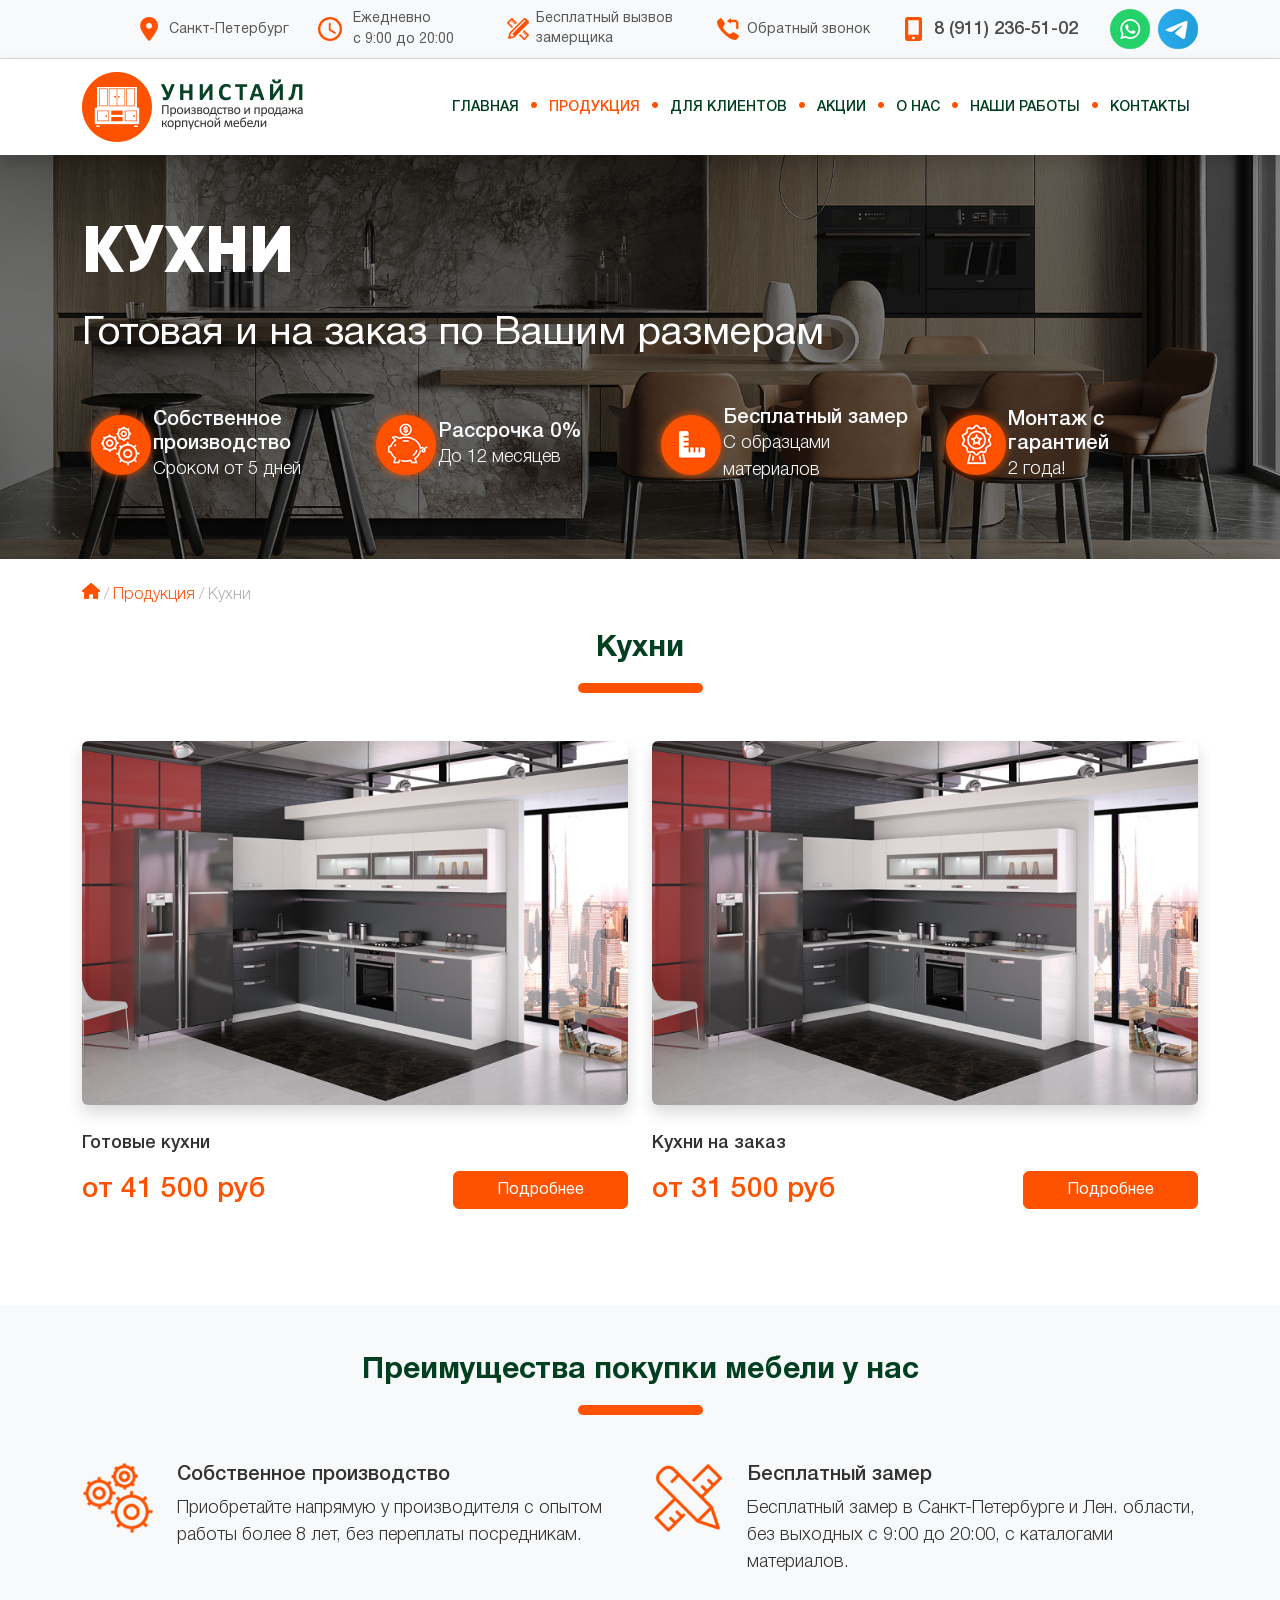
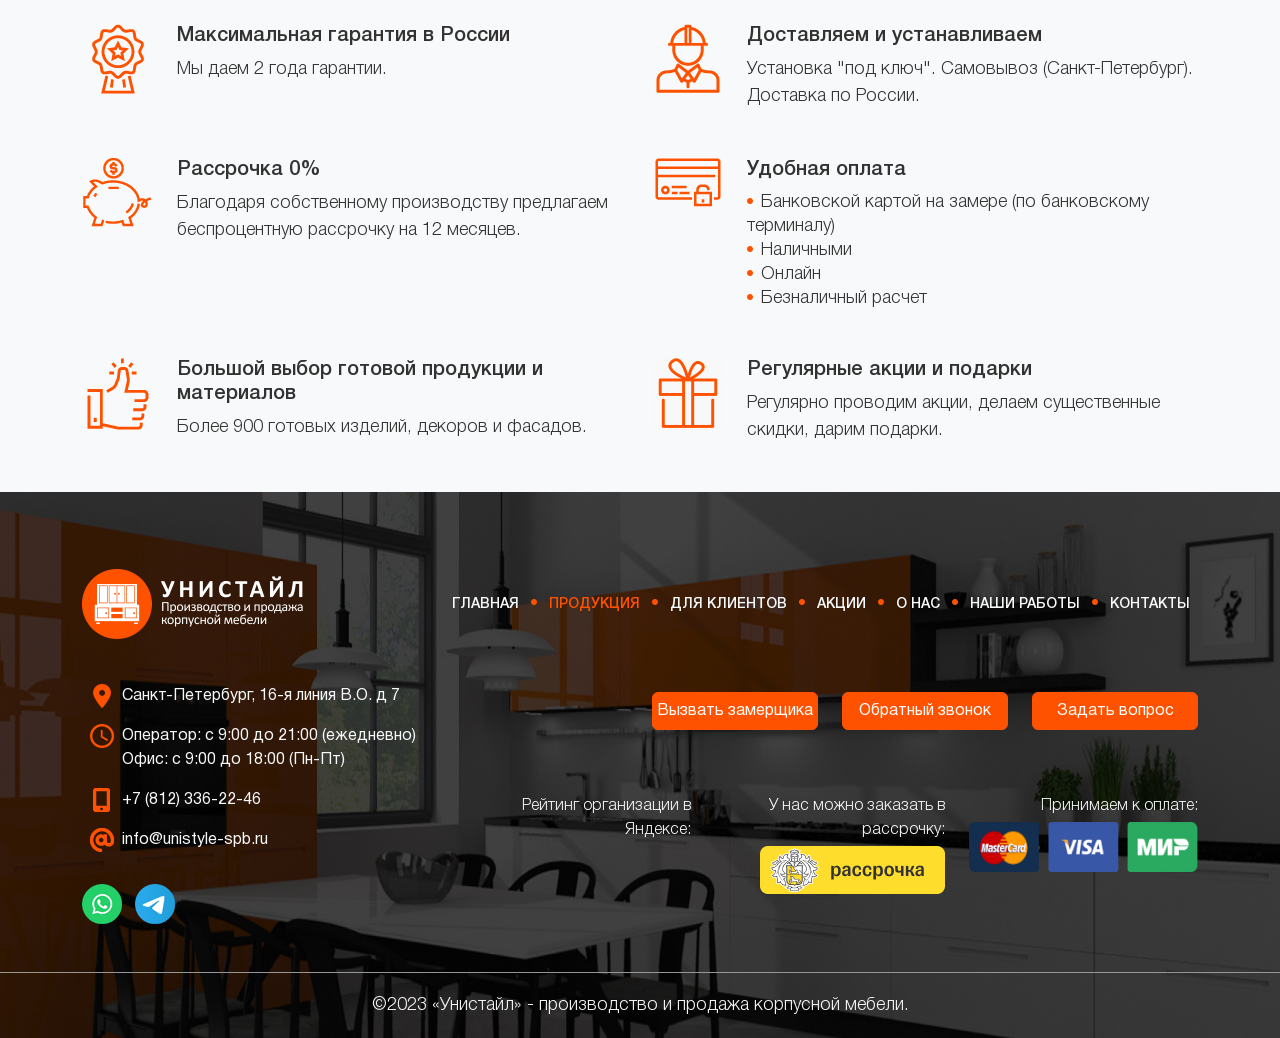
<file: index.html>
<!doctype html>
<html lang="ru">
	<head>
		<!-- Required meta tags -->
		<meta charset="utf-8">
		<meta name="viewport" content="width=device-width, initial-scale=1">

		<!-- Bootstrap CSS -->
		<link href="https://cdn.jsdelivr.net/npm/bootstrap@5.1.3/dist/css/bootstrap.min.css" rel="stylesheet" integrity="sha384-1BmE4kWBq78iYhFldvKuhfTAU6auU8tT94WrHftjDbrCEXSU1oBoqyl2QvZ6jIW3" crossorigin="anonymous">
		
		<!-- Style CSS -->
		<link href="css/theme.css" rel="stylesheet">

		<title>Каталог кухонь «Унистайл»</title>
	</head>
	<body>
		
		
		<nav class="navbar navbar-expand-xl navbar-light bg-light d-none d-lg-block py-0" style="border-bottom: 1px solid #d7d7d7">
			<div class="container">
				<div class="collapse navbar-collapse" id="navbarSupportedContent1">
					<ul class="navbar-nav ms-auto mb-2 mb-lg-0 align-items-center">
						<li class="nav-item me-3">
							<a class="nav-link"><img src="img/ico/location.png" class="me-2">Санкт-Петербург</a>
						</li>
						<li class="nav-item me-3">
							<div class="row align-items-center">
								<div class="col-2">
									<img src="img/ico/clock-ico.png" style="position: relative; right: -5px;">
								</div>
								<div class="col-10">
									<span class="nav-link">Ежедневно<br>с 9:00 до 20:00</span>
								</div>
							</div>
						</li>
						<li class="nav-item me-3">
							<a class="nav-link" href="" data-bs-toggle="modal" data-bs-target="#measurerModal">
								<div class="row align-items-center">
									<div class="col-2">
										<img src="img/ico/vyzov-na-zamer-ico.png" style="position: relative; left: 5px;">
									</div>
									<div class="col-10" id="vyzov-na-zamer-top-menu-line-height">
										<span >Бесплатный вызвов<br>замерщика</span>
									</div>
								</div>
							</a>
						</li>
						<li class="nav-item me-3">
							<a class="nav-link" href="" data-bs-toggle="modal" data-bs-target="#callbackModal"><img src="img/ico/callback-ico.png" class="me-2">Обратный звонок</a>
						</li>
						<li class="nav-item me-3">
							<a id="top-menu-tel" class="nav-link" href="#"><img src="img/ico/mobail-phone-ico.png" class="me-2">8 (911) 236-51-02</a>
						</li>
						<li class="nav-item">
							<a class="nav-link ico-button pe-0" href="#"><img src="img/ico/whatsapp-ico.png"></a>
						</li>
						<li class="nav-item">
							<a class="nav-link ico-button pe-0" href="#"><img src="img/ico/telegram-ico.png"></a>
						</li>
						<!--li class="nav-item">
							<a class="nav-link ico-button pe-0" href="#"><img src="img/ico/inst-ico.png"></a>
						</>
						<li class="nav-item">
							<a class="nav-link ico-button" href="#"><img src="img/ico/vk-ico.png"></a>
						</li-->
					</ul>
				</div>
			</div>
		</nav>
		<nav id="top-menu-2" class="navbar navbar-expand-xl navbar-light bg-white shadow py-2">
			<div class="container">
				<a class="navbar-brand" href="#"><img src="img/ico/logo.png"></a>
				<button class="navbar-toggler" type="button" data-bs-toggle="collapse" data-bs-target="#navbarSupportedContent2" aria-controls="navbarSupportedContent2" aria-expanded="false" aria-label="Toggle navigation">
					<span class="navbar-toggler-icon"></span>
				</button>
				<div class="collapse navbar-collapse" id="navbarSupportedContent2">
					<ul class="navbar-nav ms-auto mb-2 mb-lg-0">
						<li class="nav-item">
							<a class="nav-link" href="index.html">Главная</a>
						</li>
						<li class="nav-item d-none d-xl-inline">
							<span class="nav-link px-1"><img src="img/ico/menu-point.png"></span>
						</li>
						<li class="nav-item">
							<a class="nav-link active" aria-current="page" href="archive-product-cat.html">Продукция</a>
						</li>
						<li class="nav-item d-none d-xl-inline">
							<span class="nav-link px-1"><img src="img/ico/menu-point.png"></span>
						</li>
						<li class="nav-item">
							<a class="nav-link" href="for-clients.html">Для клиентов</a>
						</li>
						<li class="nav-item d-none d-xl-inline">
							<span class="nav-link px-1"><img src="img/ico/menu-point.png"></span>
						</li>
						<li class="nav-item">
							<a class="nav-link" href="actions.html">Акции</a>
						</li>
						<li class="nav-item d-none d-xl-inline">
							<span class="nav-link px-1"><img src="img/ico/menu-point.png"></span>
						</li>
						<li class="nav-item">
							<a class="nav-link" href="about-us.html">О нас</a>
						</li>
						<li class="nav-item d-none d-xl-inline">
							<span class="nav-link px-1"><img src="img/ico/menu-point.png"></span>
						</li>
						<li class="nav-item">
							<a class="nav-link" href="portfolio.html">Наши работы</a>
						</li>
						<li class="nav-item d-none d-xl-inline">
							<span class="nav-link px-1"><img src="img/ico/menu-point.png"></span>
						</li>
						<li class="nav-item">
							<a class="nav-link" href="#contacts-scroll-point">Контакты</a>
						</li>
						<!-- Mobile menu -->
						<li class="nav-item d-xl-none">
							<a class="nav-link active" href="#">Бесплатный возов замерщика</a>
						</li>
						<li class="nav-item d-xl-none mb-2">
							<a id="top-menu-tel" class="nav-link" href="#">8 (911) 236-51-02</a>
						</li>
						<li class="nav-item d-xl-none">
							<a class="ico-button pe-2" href="#"><img src="img/ico/whatsapp-ico.png"></a>
							<a class="ico-button pe-2" href="#"><img src="img/ico/telegram-ico.png"></a>
							<!--a class="ico-button pe-2" href="#"><img src="img/ico/inst-ico.png"></a>
							<a class="ico-button" href="#"><img src="img/ico/vk-ico.png"></a-->
						</li>
						<!-- End mobile menu -->
					</ul>
				</div>
			</div>
		</nav>
		
		
		<!-- Header -->
		<header id="header-catalogy">
			<div class="container">
				<div class="row align-items-center text-start" style="min-height: 410px;">
					<div class="col py-5">
						<h1 class="mb-3">Кухни</h1>
						<h2 class="mb-4 mb-md-5 header-sub-title">Готовая и на заказ по Вашим размерам</h2>
						<!--p class="home-description mb-0">Собственное производство в Санкт-Петербурге жалюзи и рулонных штор, готовых и на заказ от 540 руб./м2. Оформляем окна любого размера и конфигурации. Бесплатный выезд замерщика с образцами. Срок изготовления и доставки от 2 до 5 дней. Гарантия 2 года. Европейская фурнитура.</p-->
						<!--button type="button" class="btn btn-lg btn-orange mt-4">Вызвать замерщика</button-->
						<!-- Home advantages -->
						<div class="row pb-2">
							<div class="col-md-6 col-lg-3 mb-2 mb-md-0">
								<div class="row align-items-center">
									<div class="col-2 col-md-3">
										<img src="img/ico/arounded-advantage-3.png">
									</div>
									<div class="col-10 col-md-9">
										<h3 class="text-light mb-0">Собственное производство</h3>
										<p class="text-light mb-0">Сроком от 5 дней</p>
									</div>
								</div>
							</div>
							<div class="col-md-6 col-lg-3 mb-2 mb-md-0">
								<div class="row align-items-center">
									<div class="col-2 col-md-3">
										<img src="img/ico/arounded-advantage-2.png">
									</div>
									<div class="col-10 col-md-9">
										<h3 class="text-light mb-0">Рассрочка 0%</h3>
										<p class="text-light mb-0">До 12 месяцев</p>
									</div>
								</div>
							</div>
							<div class="col-md-6 col-lg-3 mb-2 mb-md-0">
								<div class="row align-items-center">
									<div class="col-2 col-md-3">
										<img src="img/ico/arounded-advantage-1.png">
									</div>
									<div class="col-10 col-md-9">
										<h3 class="text-light mb-0">Бесплатный замер</h3>
										<p class="text-light mb-0">С образцами материалов</p>
									</div>
								</div>
							</div>
							<div class="col-md-6 col-lg-3 mb-md-0">
								<div class="row align-items-center">
									<div class="col-2 col-md-3">
										<img src="img/ico/arounded-advantage-4.png">
									</div>
									<div class="col-10 col-md-9">
										<h3 class="text-light mb-0">Монтаж с гарантией</h3>
										<p class="text-light mb-0">2 года!</p>
									</div>
								</div>
							</div>
						</div>
						<!-- /Home advantages -->
					</div>
				</div>
			</div>
		</header>
		<!-- /Header -->
		
		
		<!-- Archive product cat -->
		<section class="pb-5">
			<div class="container">
				<div class="row">
					<div class="col">
						<div class="breadcrumbs py-4">
							<a href="index.html"><img src="img/ico/home-breadcrumbs.png"></a> / <a href="archive-product-cat.html" style="text-decoration: none;">Продукция</a> / Кухни
						</div>
					</div>
				</div>
				<div class="row">
					<div class="col">
						<h2 class="text-center mb-3">Кухни</h2>
						<div class="title-line mb-5"></div>
						<div class="row">
							<div class="col-md-6 mb-5 project-entry">
								<a href="archive-product.html">
									<div class="figure rounded shadow">
										<img src="img/kitchen-cat-archive-img-1.jpg" class="img-fluid">
									</div>
								</a>
								<h3 class="mb-3">Готовые кухни</h3>
								<div class="row align-items-center">
									<div class="col mb-3 mb-lg-0">
										<span class="price">от 41 500 руб</span>
									</div>
									<div class="col text-lg-end">
										<button type="button" class="btn btn-orange" style="width: 175px;">Подробнее</button>
									</div>
								</div>
							</div>
							<div class="col-md-6 mb-5 project-entry">
								<a href="archive-product.html">
									<div class="figure rounded shadow">
										<img src="img/kitchen-cat-archive-img-1.jpg" class="img-fluid">
									</div>
								</a>
								<h3 class="mb-3">Кухни на заказ</h3>
								<div class="row align-items-center">
									<div class="col mb-3 mb-lg-0">
										<span class="price">от 31 500 руб</span>
									</div>
									<div class="col text-lg-end">
										<button type="button" class="btn btn-orange" style="width: 175px;">Подробнее</button>
									</div>
								</div>
							</div>
						</div>
					</div>
				</div>
			</div>
		</section>
		<!-- /Archive product cat -->
		
		
		<!-- What we will do --
		<section class="bg-light py-5">
			<div class="container">
				<div class="row">
					<div class="col">
						<h2 class="text-center mb-3">Что мы для Вас сделаем</h2>
						<div class="title-line mb-5"></div>
						<div class="row">
							<div class="col-md-6 mb-5">
								<div class="row">
									<div class="col-2">
										<img src="img/ico/measurement.png" class="img-fluid">
									</div>
									<div class="col-10">
										<h3>Бесплатно произведем замер и подбор материалов</h3>
										<p class="mb-0">Замерщик приедет в удобное для Вас время со всеми каталогами и образцами материалов.</p>
									</div>
								</div>
							</div>
							<div class="col-md-6 mb-5">
								<div class="row">
									<div class="col-2">
										<img src="img/ico/measurement.png" class="img-fluid">
									</div>
									<div class="col-10">
										<h3>Бесплатно произведем замер и подбор материалов</h3>
										<p class="mb-0">Замерщик приедет в удобное для Вас время со всеми каталогами и образцами материалов.</p>
									</div>
								</div>
							</div>
							<div class="col-md-6 mb-5 mb-md-0">
								<div class="row">
									<div class="col-2">
										<img src="img/ico/measurement.png" class="img-fluid">
									</div>
									<div class="col-10">
										<h3>Бесплатно произведем замер и подбор материалов</h3>
										<p class="mb-0">Замерщик приедет в удобное для Вас время со всеми каталогами и образцами материалов.</p>
									</div>
								</div>
							</div>
							<div class="col-md-6 mb-0">
								<div class="row">
									<div class="col-2">
										<img src="img/ico/measurement.png" class="img-fluid">
									</div>
									<div class="col-10">
										<h3>Бесплатно произведем замер и подбор материалов</h3>
										<p class="mb-0">Замерщик приедет в удобное для Вас время со всеми каталогами и образцами материалов.</p>
									</div>
								</div>
							</div>
						</div>
					</div>
				</div>
			</div>
		</section>
		<!-- /What we will do -->
		
		
		<!-- Advantages -->
		<section class="advantages bg-light py-5">
			<div class="container">
				<div class="row">
					<div class="col">
						<h2 class="text-center mb-3">Преимущества покупки мебели у нас</h2>
						<div class="title-line mb-5"></div>
						<div class="row">
							<div class="col-md-6 mb-5">
								<div class="row">
									<div class="col-2 text-center">
										<img src="img/ico/advantage-1.png" class="img-fluid">
									</div>
									<div class="col-10">
										<h3>Собственное производство</h3>
										<p class="mb-0">Приобретайте напрямую у производителя с опытом работы более 8 лет, без переплаты посредникам.</p>
									</div>
								</div>
							</div>
							<div class="col-md-6 mb-5">
								<div class="row">
									<div class="col-2 text-center">
										<img src="img/ico/advantage-9.png" class="img-fluid">
									</div>
									<div class="col-10">
										<h3>Бесплатный замер</h3>
										<p class="mb-0">Бесплатный замер в Санкт-Петербурге и Лен. области, без выходных с 9:00 до 20:00, с каталогами материалов.</p>
									</div>
								</div>
							</div>
							<div class="col-md-6 mb-5">
								<div class="row">
									<div class="col-2 text-center">
										<img src="img/ico/advantage-3.png" class="img-fluid">
									</div>
									<div class="col-10">
										<h3>Максимальная гарантия в России</h3>
										<p class="mb-0">Мы даем 2 года гарантии.</p>
									</div>
								</div>
							</div>
							<div class="col-md-6 mb-5">
								<div class="row">
									<div class="col-2 text-center">
										<img src="img/ico/advantage-8.png" class="img-fluid">
									</div>
									<div class="col-10">
										<h3>Доставляем и устанавливаем</h3>
										<p class="mb-0">Установка "под ключ". Самовывоз (Санкт-Петербург). Доставка по России.</p>
									</div>
								</div>
							</div>
							<div class="col-md-6 mb-5">
								<div class="row">
									<div class="col-2 text-center">
										<img src="img/ico/advantage-5.png" class="img-fluid">
									</div>
									<div class="col-10">
										<h3>Рассрочка 0%</h3>
										<p class="mb-0">Благодаря собственному производству предлагаем беспроцентную рассрочку на 12 месяцев.</p>
									</div>
								</div>
							</div>
							<div class="col-md-6 mb-5">
								<div class="row">
									<div class="col-2 text-center">
										<img src="img/ico/advantage-6.png" class="img-fluid">
									</div>
									<div class="col-10">
										<h3>Удобная оплата</h3>
										<ul class="mb-0 text-orange ps-0" style="">
											<li style="line-height: 24px;"><img src="img/ico/menu-point.png" class="me-2">Банковской картой на замере (по банковскому терминалу)</li>
											<li style="line-height: 24px;"><img src="img/ico/menu-point.png" class="me-2">Наличными </li>
											<li style="line-height: 24px;"><img src="img/ico/menu-point.png" class="me-2">Онлайн</li>
											<li style="line-height: 24px;"><img src="img/ico/menu-point.png" class="me-2">Безналичный расчет</li>
										</ul>
									</div>
								</div>
							</div>
							<div class="col-md-6 mb-5 mb-md-0">
								<div class="row">
									<div class="col-2 text-center">
										<img src="img/ico/advantage-7.png" class="img-fluid">
									</div>
									<div class="col-10">
										<h3>Большой выбор готовой продукции и материалов</h3>
										<p class="mb-0">Более 900 готовых изделий, декоров и фасадов.</p>
									</div>
								</div>
							</div>
							<div class="col-md-6 mb-0">
								<div class="row">
									<div class="col-2 text-center">
										<img src="img/ico/advantage-10.png" class="img-fluid">
									</div>
									<div class="col-10">
										<h3>Регулярные акции и подарки</h3>
										<p class="mb-0">Регулярно проводим акции, делаем существенные скидки, дарим подарки.</p>
									</div>
								</div>
							</div>
						</div>
					</div>
				</div>
			</div>
		</section>
		<!-- /Advantages -->
		
		
		<!-- Process --
		<section class="advantages bg-white py-5">
			<div class="container">
				<div class="row">
					<div class="col">
						<h2 class="text-center mb-3">Как мы работаем</h2>
						<div class="title-line mb-5"></div>
						<div class="row justify-content-around">
							<div class="col-md-2 mb-5">
								<div class="row align-items-center">
									<div class="col-6 text-center">
										<img src="img/ico/process-1.png" class="img-fluid">
									</div>
									<div class="col-6">
										<img src="img/ico/1.png" class="img-fluid">
									</div>
								</div>
								<div class="row pt-3">
									<div class="col">
										<h3>Заявка</h3>
										<p class="mb-0">Оставьте заявку на замер на нашем сайте или позвоните нам по телефону.</p>
									</div>
								</div>
							</div>
							<div class="col-md-2 mb-5">
								<div class="row align-items-center">
									<div class="col-6 text-center">
										<img src="img/ico/process-2.png" class="img-fluid">
									</div>
									<div class="col-6">
										<img src="img/ico/2.png" class="img-fluid">
									</div>
								</div>
								<div class="row pt-3">
									<div class="col">
										<h3>Замер</h3>
										<p class="mb-0">Замерщик приедет в удобное для Вас время со всеми каталогами и образцами.</p>
									</div>
								</div>
							</div>
							<div class="col-md-2 mb-5">
								<div class="row align-items-center">
									<div class="col-6 text-center">
										<img src="img/ico/process-3.png" class="img-fluid">
									</div>
									<div class="col-6">
										<img src="img/ico/3.png" class="img-fluid">
									</div>
								</div>
								<div class="row pt-3">
									<div class="col">
										<h3>Производство</h3>
										<p class="mb-0">Вы подтверждаете свой выбор и вносите предоплату, заказ поступает в производство.</p>
									</div>
								</div>
							</div>
							<div class="col-md-2 mb-5">
								<div class="row align-items-center">
									<div class="col-6 text-center">
										<img src="img/ico/process-4.png" class="img-fluid">
									</div>
									<div class="col-6">
										<img src="img/ico/4.png" class="img-fluid">
									</div>
								</div>
								<div class="row pt-3">
									<div class="col">
										<h3>Установка</h3>
										<p class="mb-0">После изготовления, монтажник доставит и установит Ваш заказ.</p>
									</div>
								</div>
							</div>
						</div>
					</div>
				</div>
			</div>
		</section>
		<!-- /Process -->
		
		
		<!-- Order --
		<section class="bg-light order-section">
			<div class="container">
				<div class="row">
					<div class="d-none d-md-block col-md-6" style="position: relative;">
						<img src="img/ico/men.png">
					</div>
					<div class="col-md-6">
						<h2 class="mb-3">Здравствуйте! Хотите, мы свяжемся с вами в ближайшее время и все подробно расскажем?</h2>
						<form method="post" action="">
							<div class="row">
								<div class="col-md-4">
									<label for="exampleFormControlInput1" class="form-label">Ваше имя</label>
									<input type="text" class="form-control" id="exampleFormControlInput1">
								</div>
								<div class="col-md-4">
									<label for="exampleFormControlInput2" class="form-label">Ваш телефон</label>
									<input type="text" class="form-control telMask" id="exampleFormControlInput2">
								</div>
							</div>
							<div class="row">
								<div class="col">
									<button type="button" class="btn btn-orange mt-3">Хорошо, жду звонка</button>
								</div>
							</div>
						</form>
					</div>
				</div>
			</div>
		</section>
		<!-- /Order -->
		
		
		<!-- Contacts -->
		<div id="contacts-scroll-point" class="scroll-point"></div>
		<section class="contacts-section-3">
			<div class="container py-5">
				<div class="row align-items-center">
					<div class="col py-3">
						<nav class="footer-menu navbar navbar-expand-lg navbar-dark">
							<a class="navbar-brand" href="https://unistyle-spb.ru">
								<img src="img/ico/logo-light.png">
							</a>
							<div class="collapse navbar-collapse d-none d-lg-block">
								<ul id="navbarSupportedContent3" class="navbar-nav ms-auto mb-2 mb-lg-0">
									<li class="nav-item">
										<a class="nav-link" href="index.html">Главная</a>
									</li>
									<li class="nav-item d-none d-xl-inline">
										<span class="nav-link px-1"><img src="img/ico/menu-point.png"></span>
									</li>
									<li class="nav-item">
										<a class="nav-link active" aria-current="page" href="archive-product-cat.html">Продукция</a>
									</li>
									<li class="nav-item d-none d-xl-inline">
										<span class="nav-link px-1"><img src="img/ico/menu-point.png"></span>
									</li>
									<li class="nav-item">
										<a class="nav-link" href="for-clients.html">Для клиентов</a>
									</li>
									<li class="nav-item d-none d-xl-inline">
										<span class="nav-link px-1"><img src="img/ico/menu-point.png"></span>
									</li>
									<li class="nav-item">
										<a class="nav-link" href="actions.html">Акции</a>
									</li>
									<li class="nav-item d-none d-xl-inline">
										<span class="nav-link px-1"><img src="img/ico/menu-point.png"></span>
									</li>
									<li class="nav-item">
										<a class="nav-link" href="about-us.html">О нас</a>
									</li>
									<li class="nav-item d-none d-xl-inline">
										<span class="nav-link px-1"><img src="img/ico/menu-point.png"></span>
									</li>
									<li class="nav-item">
										<a class="nav-link" href="portfolio.html">Наши работы</a>
									</li>
									<li class="nav-item d-none d-xl-inline">
										<span class="nav-link px-1"><img src="img/ico/menu-point.png"></span>
									</li>
									<li class="nav-item">
										<a class="nav-link" href="#contacts-scroll-point">Контакты</a>
									</li>
									<!-- Mobile menu -->
									<li class="nav-item d-xl-none">
										<a class="nav-link active" href="#">Бесплатный возов замерщика</a>
									</li>
									<li class="nav-item d-xl-none mb-2">
										<a id="top-menu-tel" class="nav-link" href="#">8 (911) 236-51-02</a>
									</li>
									<li class="nav-item d-xl-none">
										<a class="ico-button pe-2" href="#"><img src="img/ico/whatsapp-ico.png"></a>
										<a class="ico-button pe-2" href="#"><img src="img/ico/telegram-ico.png"></a>
										<!--a class="ico-button pe-2" href="#"><img src="img/ico/inst-ico.png"></a>
										<a class="ico-button" href="#"><img src="img/ico/vk-ico.png"></a-->
									</li>
									<!-- End mobile menu -->
								</ul>
							</div>
						</nav>
					</div>
				</div>
				<div class="row pt-3">
					<div class="col-sm-8 col-lg-4">
						<ul>
							<li class="mb-3 text-light">
								<a href="https://unistyle-spb.ru/контакты/" class="text-light text-decoration-none">
									<div class="contacts-li-float-left text-center">
										<img src="img/ico/location.png">
									</div>
									<div class="contacts-li-float-right">
										Санкт-Петербург, 16-я линия В.О. д 7
									</div>
									<div style="clear: both;"></div>
								</a>
							</li>
							
							<li class="mb-3 text-light">
								<div class="contacts-li-float-left text-center">
									<img src="img/ico/clock-ico.png">
								</div>
								<div class="contacts-li-float-right">
									<span>Оператор: с 9:00 до 21:00 (ежедневно)<br>Офис: с 9:00 до 18:00 (Пн-Пт)</span>
								</div>
								<div style="clear: both;"></div>
							</li>
							
							<li class="mb-3">
								<a href="tel:+78123362246" class="text-light text-decoration-none">
									<div class="contacts-li-float-left text-center">
										<img src="img/ico/mobail-phone-ico.png">
									</div>
									<div class="contacts-li-float-right">
										+7 (812) 336-22-46
									</div>
									<div style="clear: both;"></div>
								</a>
							</li>
							<li>
								<a href="mailto:info@unistyle-spb.ru" class="text-light text-decoration-none">
									<div class="contacts-li-float-left text-center">
										<img src="img/ico/email-ico.png">
									</div>
									<div class="contacts-li-float-right">	
										info@unistyle-spb.ru
									</div>
									<div style="clear: both;"></div>
								</a>
							</li>
						</ul>
						<div class="row justify-content-center">
							<div class="col pt-3">
								<a class="ico-button pe-2" href="whatsapp://send?phone=+79632425462"><img src="img/ico/whatsapp-ico.png"></a>
								<a class="ico-button pe-2" href="tg://resolve?domain=right_kate"><img src="img/ico/telegram-ico.png"></a>
								<!--a class="ico-button pe-2" href="#"><img src="img/ico/inst-ico.png"></a>
								<a class="ico-button" href="#"><img src="img/ico/vk-ico.png"></a-->
							</div>
						</div>
					</div>
					<div class="col-lg-8 pt-5 pt-lg-2">
						<div class="row justify-content-end">
							<div class="col-md-4 col-lg-3">
								<button type="button" class="btn btn-orange mb-3 w-100 ps-1 pe-1" data-bs-toggle="modal" data-bs-target="#measurerModal">Вызвать замерщика</button>
							</div>
							<div class="col-md-4 col-lg-3">
								<button type="button" class="btn btn-orange mb-3 w-100" data-bs-toggle="modal" data-bs-target="#callbackModal">Обратный звонок</button>
							</div>
							<div class="col-md-4 col-lg-3">
								<button type="button" class="btn btn-orange mb-3 w-100" data-bs-toggle="modal" data-bs-target="#messageModal">Задать вопрос</button>
							</div>
						</div>
						<div class="row d-lg-none justify-content-center pt-3">
							<div class="col-6 left-col-footer-menu">
								<ul id="navbarSupportedContent3" class="navbar-nav ms-auto mb-2 mb-lg-0">
									<li class="nav-item">
										<a class="nav-link active" href="index.html">Главная</a>
									</li>
									<li class="nav-item d-none d-xl-inline">
										<span class="nav-link px-1"><img src="img/ico/menu-point.png"></span>
									</li>
									<li class="nav-item">
										<a class="nav-link active" aria-current="page" href="archive-product-cat.html">Продукция</a>
									</li>
									<li class="nav-item d-none d-xl-inline">
										<span class="nav-link px-1"><img src="img/ico/menu-point.png"></span>
									</li>
									<li class="nav-item">
										<a class="nav-link" href="for-clients.html">Для клиентов</a>
									</li>
									<li class="nav-item d-none d-xl-inline">
										<span class="nav-link px-1"><img src="img/ico/menu-point.png"></span>
									</li>
									<li class="nav-item">
										<a class="nav-link" href="actions.html">Акции</a>
									</li>
								</ul>
							</div>
							<div class="col-6 right-col-footer-menu">
								<ul id="navbarSupportedContent3" class="navbar-nav ms-auto mb-2 mb-lg-0">
									<li class="nav-item d-none d-xl-inline">
										<span class="nav-link px-1"><img src="img/ico/menu-point.png"></span>
									</li>
									<li class="nav-item">
										<a class="nav-link" href="about-us.html">О нас</a>
									</li>
									<li class="nav-item d-none d-xl-inline">
										<span class="nav-link px-1"><img src="img/ico/menu-point.png"></span>
									</li>
									<li class="nav-item">
										<a class="nav-link" href="portfolio.html">Наши работы</a>
									</li>
									<li class="nav-item d-none d-xl-inline">
										<span class="nav-link px-1"><img src="img/ico/menu-point.png"></span>
									</li>
									<li class="nav-item">
										<a class="nav-link" href="#contacts-scroll-point">Контакты</a>
									</li>
								</ul>
							</div>
						</div>
						<div class="row justify-content-end text-lg-end pt-3 pt-lg-5">
							<div class="col-lg-4 mb-4 mb-lg-0">
								<p class="mb-1 text-light" style="font-size: 16px;">Рейтинг организации в Яндексе:</p>
								<iframe src="https://yandex.ru/sprav/widget/rating-badge/191559302708" width="150" height="50" frameborder="0" style="border-radius: 7px;"></iframe>
							</div>
							<div class="col-lg-4 mb-4 mb-lg-0">
								<p class="mb-1 text-light" style="font-size: 16px;">У нас можно заказать в рассрочку:</p>
								<img src="img/ico/tinkoff-rassrochka.png" class="img-fluid">
							</div>
							<div class="col-lg-4">
								<p class="mb-1 text-light" style="font-size: 16px;">Принимаем к оплате:</p>
								<img src="img/ico/credit-card.png" class="img-fluid" style="height: 50px;">
							</div>
						</div>
					</div>
				</div>
			</div>
			
			<footer>
				<div class="container">
					<div class="row">
						<div class="col">
							<div id="company-in-footer" class="py-1">©2023 «Унистайл» - производство и продажа корпусной мебели.</div>
							<!--div id="im-in-footer">Создание и продвижение сайтов: <a href="https://сайт100.рф" class="text-light">сайт100.рф</a></div-->
						</div>
					</div>
				</div>
			</footer>
		</section>
		<!-- /Contacts -->
		
		
		<!-- Callback Modal -->
		<div class="modal fade" id="callbackModal" tabindex="-1" aria-labelledby="callbackModalLabel" aria-hidden="true">
			<div class="modal-dialog modal-dialog-centered">
				<form method="post" action="callback-mail.php" class="modal-content">
					<div class="modal-header">
						<h5 class="modal-title" id="callbackModalLabel">Обратный звонок</h5>
						<button type="button" class="btn-close" data-bs-dismiss="modal" aria-label="Close"></button>
					</div>
					<div class="modal-body">
						<div class="row">
							<div class="col">
								<p><small>Мы свяжемся с Вами в удобное для Вас время и ответим на все вопросы! Для звонка введите Ваше имя и телефон.</small></p>
							</div>
						</div>
						<div class="row">
							<div class="col-md-6 mb-3 mb-md-0">
								<input type="text" name="name" class="form-control" placeholder="Ваше имя">
							</div>
							<div class="col-md-6">
								<input type="text" name="tel" class="form-control telMask" placeholder="Ваш телефон*">
							</div>
						</div>
					</div>
					<div class="modal-footer">
						<button type="submit" class="btn btn-orange mx-auto">Перезвонить</button>
					</div>
				</form>
			</div>
		</div>
		<!-- /Callback Modal -->
		
		
		<!-- Measurer Modal -->
		<div class="modal fade" id="measurerModal" tabindex="-1" aria-labelledby="measurerModalLabel" aria-hidden="true">
			<div class="modal-dialog modal-dialog-centered">
				<form method="post" action="callback-mail.php" class="modal-content">
					<div class="modal-header">
						<h5 class="modal-title" id="measurerModalLabel">Вызов замерщика (бесплатно)</h5>
						
						<button type="button" class="btn-close" data-bs-dismiss="modal" aria-label="Close"></button>
					</div>
					<div class="modal-body">
						<div class="row">
							<div class="col">
								<p><small>Наш специалист приедет в удобное для Вас время, произведет замеры, ознакомит с продукцией и материалами, проконсультирует по всем вопросам! Для связи с замерщиком введите Ваше имя и телефон.</small></p>
							</div>
						</div>
						<div class="row">
							<div class="col-md-6 mb-3">
								<input type="text" name="name" class="form-control" placeholder="Ваше имя">
							</div>
							<div class="col-md-6 mb-3">
								<input type="text" name="tel" class="form-control telMask" placeholder="Ваш телефон*">
							</div>
							<div class="col-12 mb-3">
								<input type="text" name="tel" class="form-control" placeholder="Адрес объекта*">
							</div>
							<div class="col-12 mb-3">
								<textarea type="text" name="mes" class="form-control" placeholder="Дополнительная информация"></textarea>
							</div>
						</div>
						<div class="row">
							<div class="col-6">
								<p class="mb-0">
									<img src="img/ico/advantage-1.png" class="me-1" style="width: 25px;">
									<small>Изготовление 2-5 дней!</small>
								</p>
							</div>
							<div class="col-6">
								<p class="mb-0">
									<img src="img/ico/advantage-3.png" class="me-1" style="width: 20px;">
									<small>Гарантия 2 года!</small>
								</p>
							</div>
						</div>
					</div>
					<div class="modal-footer">
						<button type="submit" class="btn btn-orange mx-auto">Вызвать</button>
					</div>
				</form>
			</div>
		</div>
		<!-- /Measurer Modall -->
		
		
		<!-- Message Modal -->
		<div class="modal fade" id="messageModal" tabindex="-1" aria-labelledby="messageModalLabel" aria-hidden="true">
			<div class="modal-dialog modal-dialog-centered">
				<form method="post" action="callback-mail.php" class="modal-content">
					<div class="modal-header">
						<h5 class="modal-title" id="messageModalLabel">Задать вопрос</h5>
						<button type="button" class="btn-close" data-bs-dismiss="modal" aria-label="Close"></button>
					</div>
					<div class="modal-body">
						<div class="row">
							<div class="col-md-6 mb-3">
								<input type="text" name="name" class="form-control" placeholder="Ваше имя">
							</div>
							<div class="col-md-6 mb-3">
								<input type="text" name="email" class="form-control" placeholder="Ваш email*">
							</div>
							<div class="col-12">
								<textarea type="text" name="mes" class="form-control" placeholder="Ваш вопрос*"></textarea>
							</div>
						</div>
					</div>
					<div class="modal-footer">
						<button type="submit" class="btn btn-orange mx-auto">Отправить</button>
					</div>
				</form>
			</div>
		</div>
		<!-- /Message Modal -->
		

		<!-- Optional JavaScript; choose one of the two! -->

		<!-- Option 1: Bootstrap Bundle with Popper -->
		<script src="https://cdn.jsdelivr.net/npm/bootstrap@5.1.3/dist/js/bootstrap.bundle.min.js" integrity="sha384-ka7Sk0Gln4gmtz2MlQnikT1wXgYsOg+OMhuP+IlRH9sENBO0LRn5q+8nbTov4+1p" crossorigin="anonymous"></script>

		<!-- Option 2: Separate Popper and Bootstrap JS -->
		<!--
		<script src="https://cdn.jsdelivr.net/npm/@popperjs/core@2.10.2/dist/umd/popper.min.js" integrity="sha384-7+zCNj/IqJ95wo16oMtfsKbZ9ccEh31eOz1HGyDuCQ6wgnyJNSYdrPa03rtR1zdB" crossorigin="anonymous"></script>
		<script src="https://cdn.jsdelivr.net/npm/bootstrap@5.1.3/dist/js/bootstrap.min.js" integrity="sha384-QJHtvGhmr9XOIpI6YVutG+2QOK9T+ZnN4kzFN1RtK3zEFEIsxhlmWl5/YESvpZ13" crossorigin="anonymous"></script>
		-->
		
		<!-- Main scripts -->
		<script src="js/theme.js"></script>
		
		<!-- Telephone number mask -->
		<script src="js/inputmask.min.js"></script>
		<script>
			var telMask = document.getElementsByClassName("telMask");
			var im = new Inputmask("+7(999)999-99-99");
			im.mask(telMask);
		</script>
	</body>
</html>
</file>
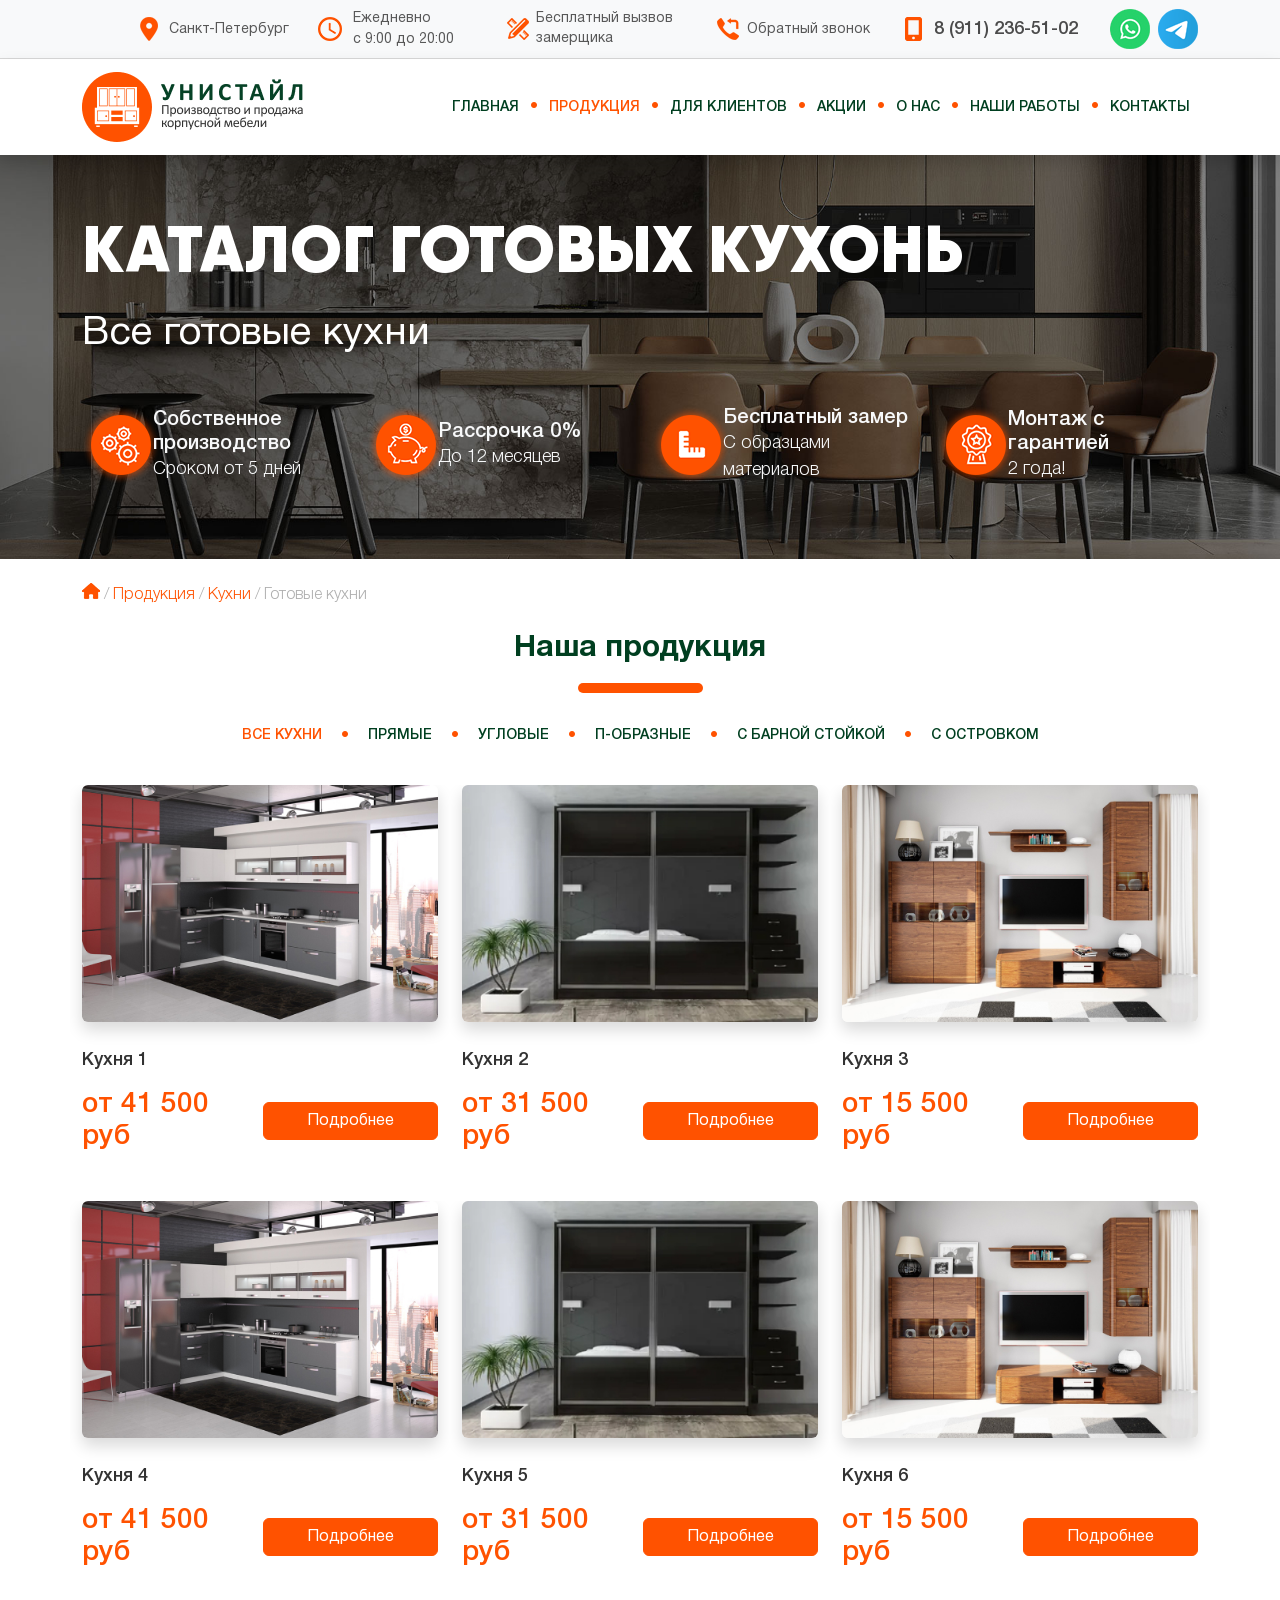
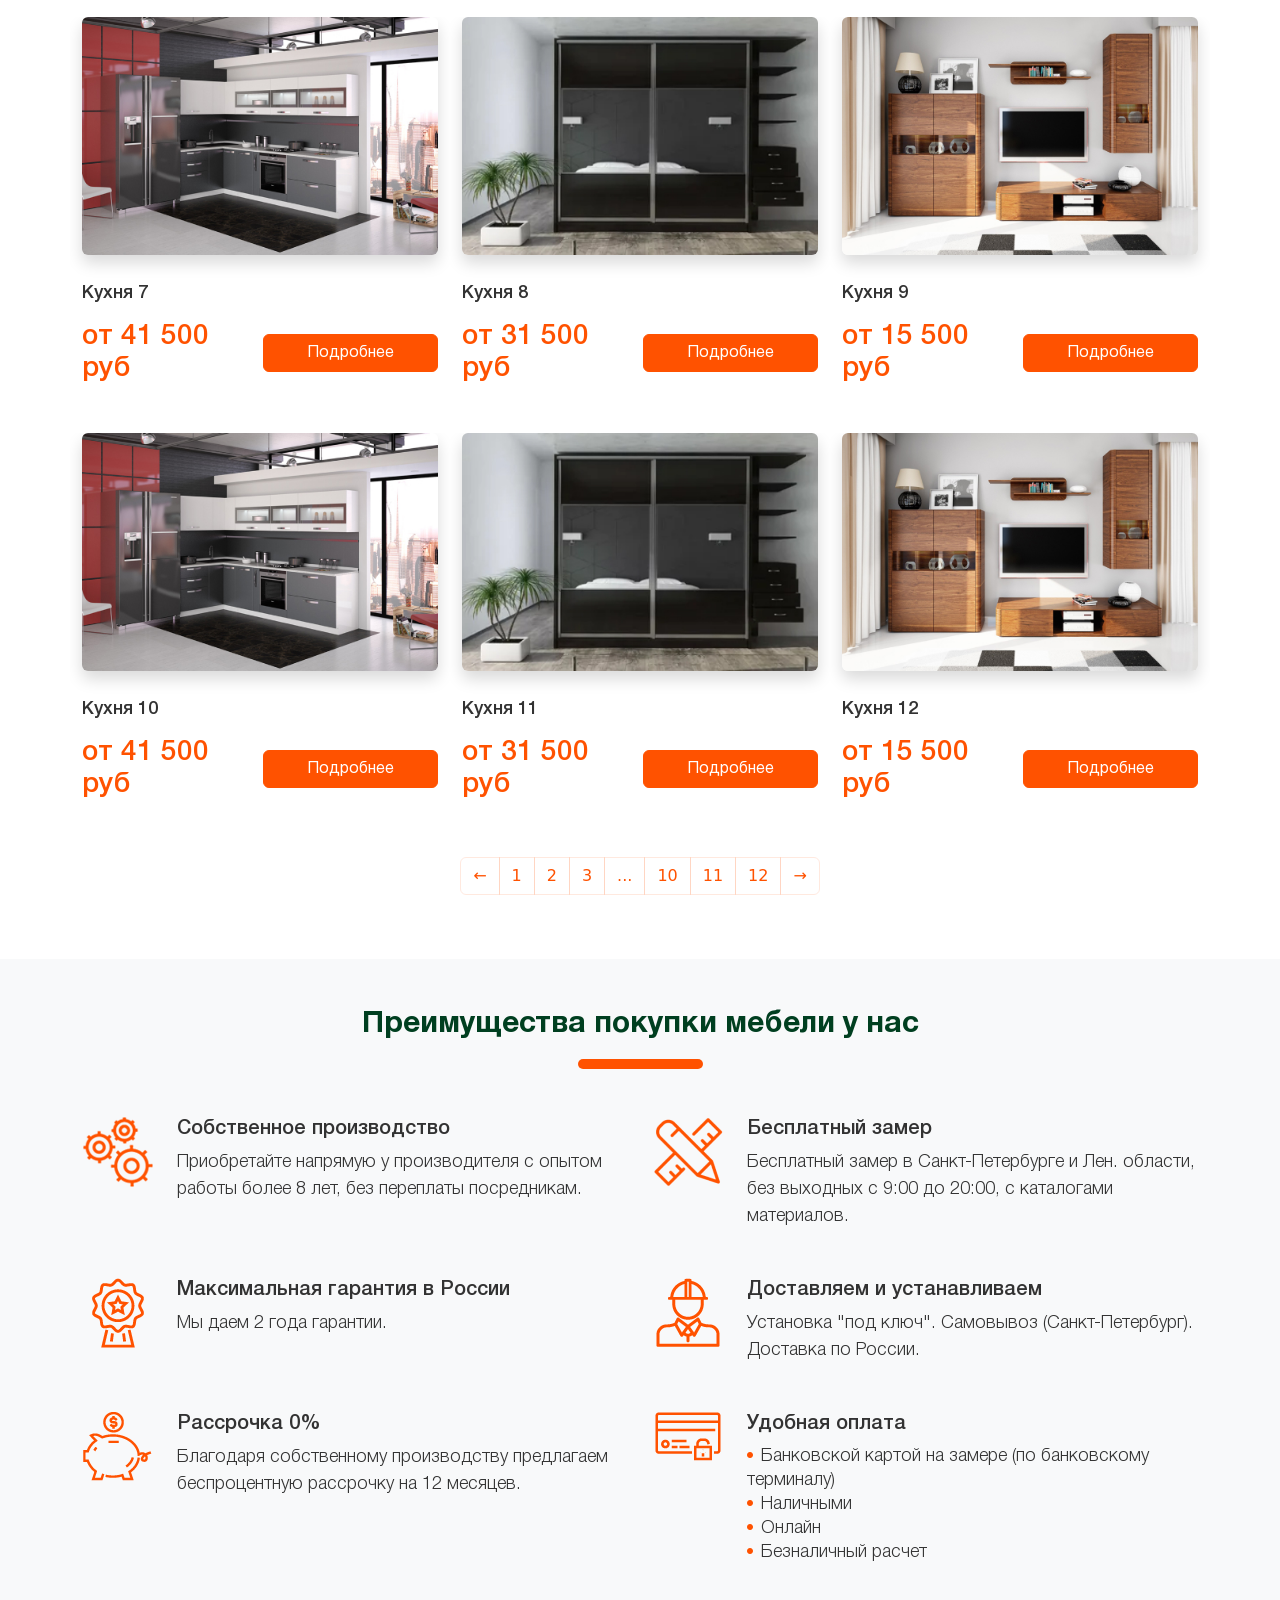
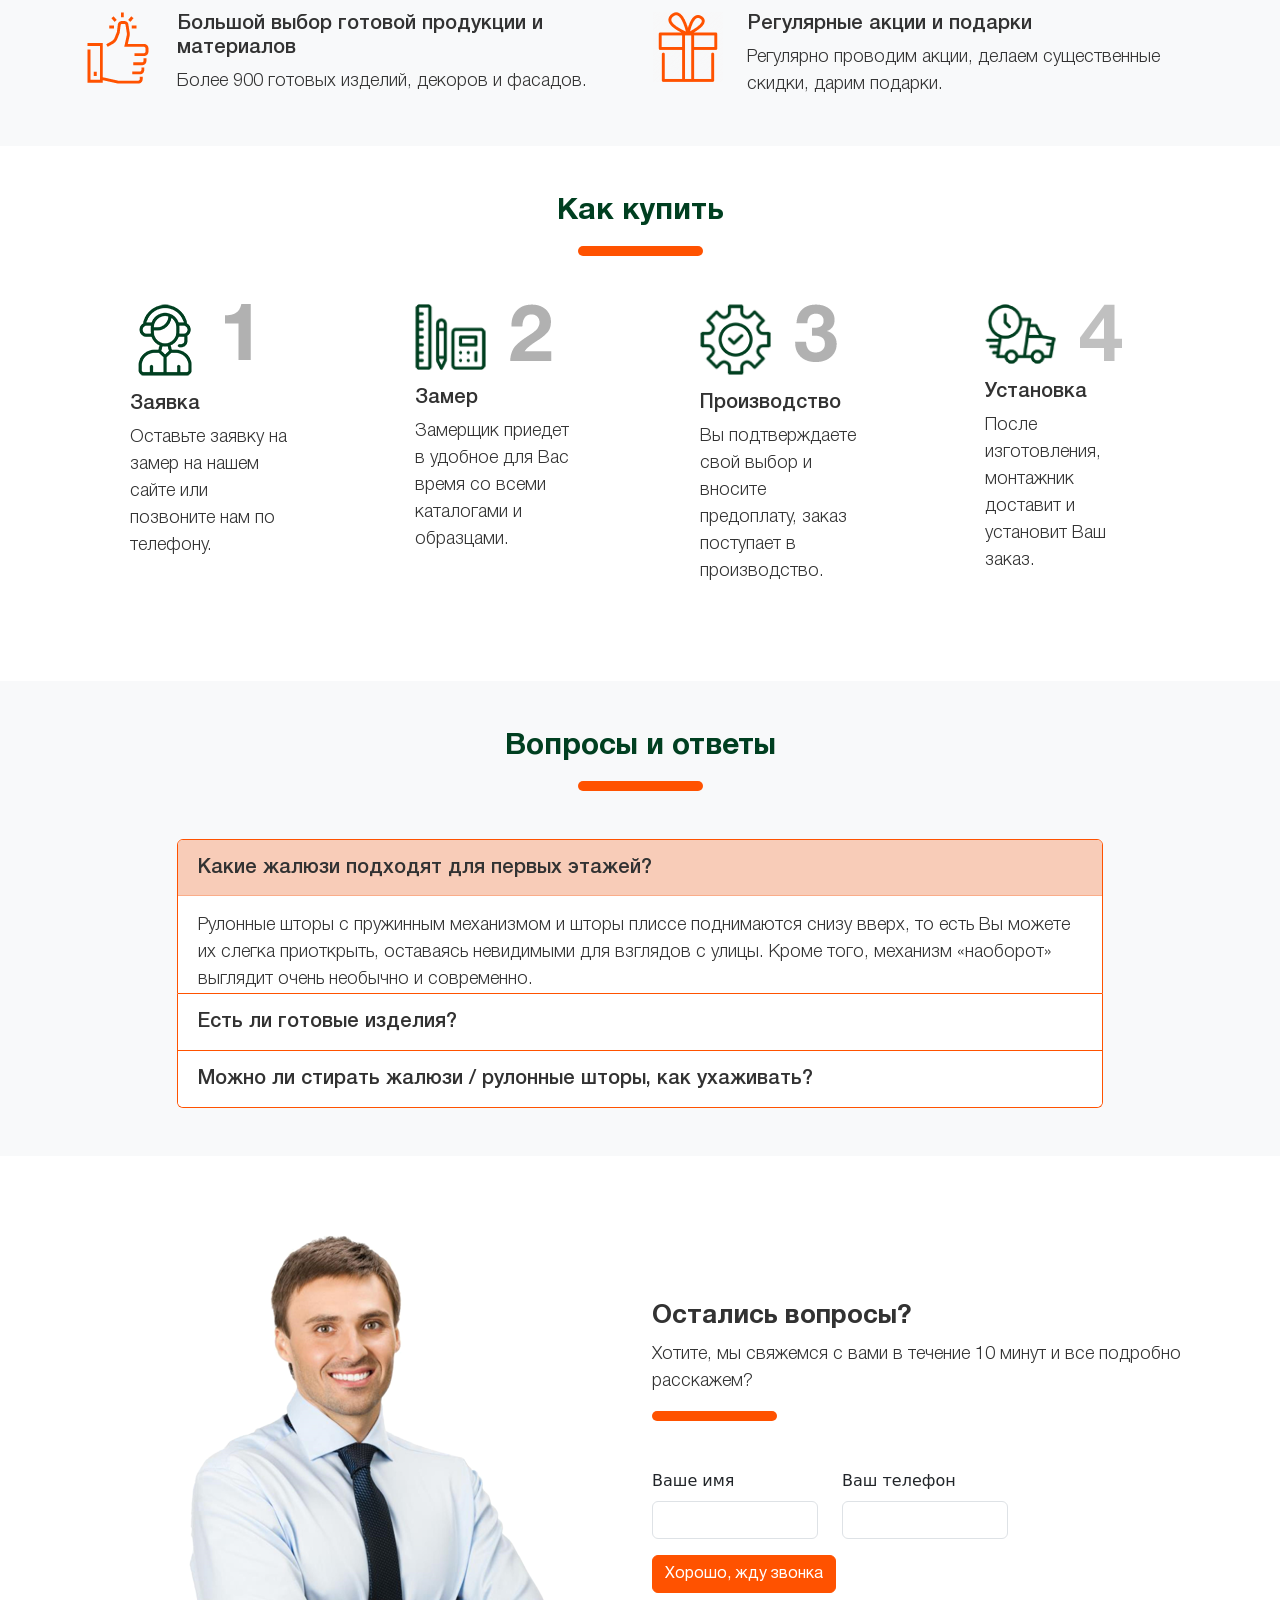
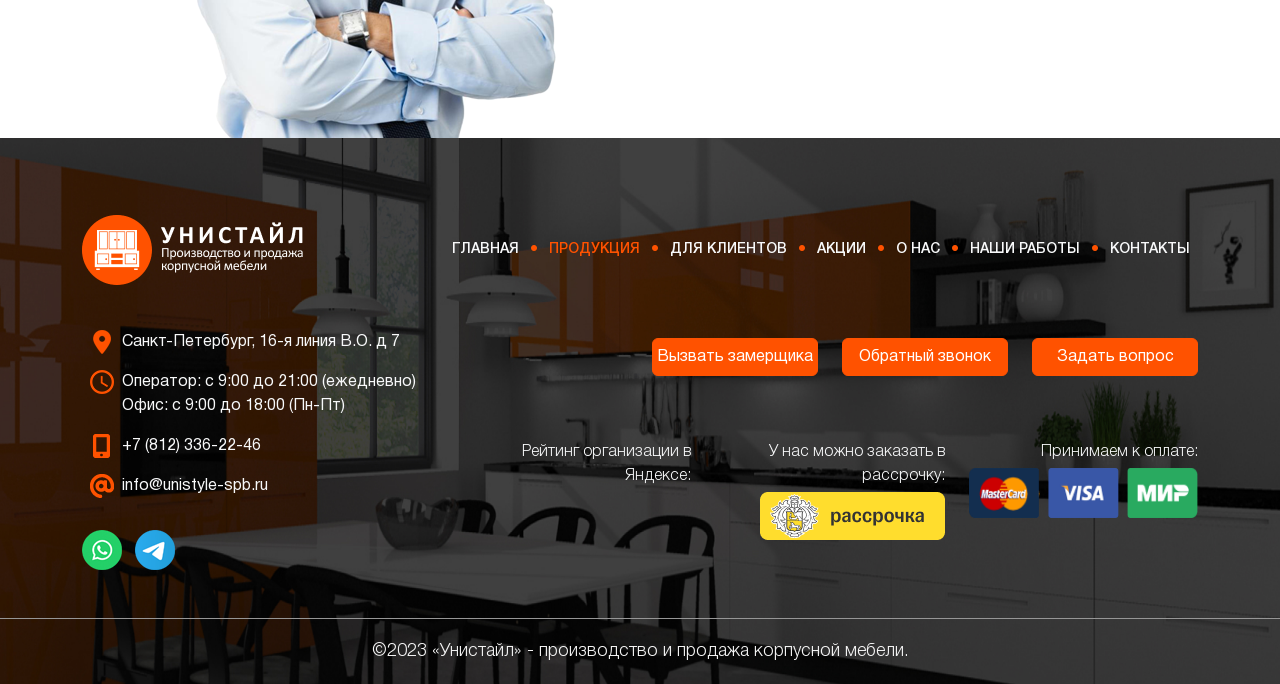
<file: archive-product.html>
<!doctype html>
<html lang="ru">
	<head>
		<!-- Required meta tags -->
		<meta charset="utf-8">
		<meta name="viewport" content="width=device-width, initial-scale=1">

		<!-- Bootstrap CSS -->
		<link href="https://cdn.jsdelivr.net/npm/bootstrap@5.1.3/dist/css/bootstrap.min.css" rel="stylesheet" integrity="sha384-1BmE4kWBq78iYhFldvKuhfTAU6auU8tT94WrHftjDbrCEXSU1oBoqyl2QvZ6jIW3" crossorigin="anonymous">
		
		<!-- Style CSS -->
		<link href="css/theme.css" rel="stylesheet">

		<title>Каталог готовых кухонь «Унистайл»</title>
	</head>
	<body>
		
		
		<nav class="navbar navbar-expand-xl navbar-light bg-light d-none d-lg-block py-0" style="border-bottom: 1px solid #d7d7d7">
			<div class="container">
				<div class="collapse navbar-collapse" id="navbarSupportedContent1">
					<ul class="navbar-nav ms-auto mb-2 mb-lg-0 align-items-center">
						<li class="nav-item me-3">
							<a class="nav-link"><img src="img/ico/location.png" class="me-2">Санкт-Петербург</a>
						</li>
						<li class="nav-item me-3">
							<div class="row align-items-center">
								<div class="col-2">
									<img src="img/ico/clock-ico.png" style="position: relative; right: -5px;">
								</div>
								<div class="col-10">
									<span class="nav-link">Ежедневно<br>с 9:00 до 20:00</span>
								</div>
							</div>
						</li>
						<li class="nav-item me-3">
							<a class="nav-link" href="" data-bs-toggle="modal" data-bs-target="#measurerModal">
								<div class="row align-items-center">
									<div class="col-2">
										<img src="img/ico/vyzov-na-zamer-ico.png" style="position: relative; left: 5px;">
									</div>
									<div class="col-10" id="vyzov-na-zamer-top-menu-line-height">
										<span >Бесплатный вызвов<br>замерщика</span>
									</div>
								</div>
							</a>
						</li>
						<li class="nav-item me-3">
							<a class="nav-link" href="" data-bs-toggle="modal" data-bs-target="#callbackModal"><img src="img/ico/callback-ico.png" class="me-2">Обратный звонок</a>
						</li>
						<li class="nav-item me-3">
							<a id="top-menu-tel" class="nav-link" href="#"><img src="img/ico/mobail-phone-ico.png" class="me-2">8 (911) 236-51-02</a>
						</li>
						<li class="nav-item">
							<a class="nav-link ico-button pe-0" href="#"><img src="img/ico/whatsapp-ico.png"></a>
						</li>
						<li class="nav-item">
							<a class="nav-link ico-button pe-0" href="#"><img src="img/ico/telegram-ico.png"></a>
						</li>
						<!--li class="nav-item">
							<a class="nav-link ico-button pe-0" href="#"><img src="img/ico/inst-ico.png"></a>
						</>
						<li class="nav-item">
							<a class="nav-link ico-button" href="#"><img src="img/ico/vk-ico.png"></a>
						</li-->
					</ul>
				</div>
			</div>
		</nav>
		<nav id="top-menu-2" class="navbar navbar-expand-xl navbar-light bg-white shadow py-2">
			<div class="container">
				<a class="navbar-brand" href="#"><img src="img/ico/logo.png"></a>
				<button class="navbar-toggler" type="button" data-bs-toggle="collapse" data-bs-target="#navbarSupportedContent2" aria-controls="navbarSupportedContent2" aria-expanded="false" aria-label="Toggle navigation">
					<span class="navbar-toggler-icon"></span>
				</button>
				<div class="collapse navbar-collapse" id="navbarSupportedContent2">
					<ul class="navbar-nav ms-auto mb-2 mb-lg-0">
						<li class="nav-item">
							<a class="nav-link" href="index.html">Главная</a>
						</li>
						<li class="nav-item d-none d-xl-inline">
							<span class="nav-link px-1"><img src="img/ico/menu-point.png"></span>
						</li>
						<li class="nav-item">
							<a class="nav-link active" aria-current="page" href="archive-product-cat.html">Продукция</a>
						</li>
						<li class="nav-item d-none d-xl-inline">
							<span class="nav-link px-1"><img src="img/ico/menu-point.png"></span>
						</li>
						<li class="nav-item">
							<a class="nav-link" href="for-clients.html">Для клиентов</a>
						</li>
						<li class="nav-item d-none d-xl-inline">
							<span class="nav-link px-1"><img src="img/ico/menu-point.png"></span>
						</li>
						<li class="nav-item">
							<a class="nav-link" href="actions.html">Акции</a>
						</li>
						<li class="nav-item d-none d-xl-inline">
							<span class="nav-link px-1"><img src="img/ico/menu-point.png"></span>
						</li>
						<li class="nav-item">
							<a class="nav-link" href="about-us.html">О нас</a>
						</li>
						<li class="nav-item d-none d-xl-inline">
							<span class="nav-link px-1"><img src="img/ico/menu-point.png"></span>
						</li>
						<li class="nav-item">
							<a class="nav-link" href="portfolio.html">Наши работы</a>
						</li>
						<li class="nav-item d-none d-xl-inline">
							<span class="nav-link px-1"><img src="img/ico/menu-point.png"></span>
						</li>
						<li class="nav-item">
							<a class="nav-link" href="#contacts-scroll-point">Контакты</a>
						</li>
						<!-- Mobile menu -->
						<li class="nav-item d-xl-none">
							<a class="nav-link active" href="#">Бесплатный возов замерщика</a>
						</li>
						<li class="nav-item d-xl-none mb-2">
							<a id="top-menu-tel" class="nav-link" href="#">8 (911) 236-51-02</a>
						</li>
						<li class="nav-item d-xl-none">
							<a class="ico-button pe-2" href="#"><img src="img/ico/whatsapp-ico.png"></a>
							<a class="ico-button pe-2" href="#"><img src="img/ico/telegram-ico.png"></a>
							<!--a class="ico-button pe-2" href="#"><img src="img/ico/inst-ico.png"></a>
							<a class="ico-button" href="#"><img src="img/ico/vk-ico.png"></a-->
						</li>
						<!-- End mobile menu -->
					</ul>
				</div>
			</div>
		</nav>
		
		
		<!-- Header -->
		<header id="header-catalogy">
			<div class="container">
				<div class="row align-items-center text-start" style="min-height: 410px;">
					<div class="col py-5">
						<h1 class="mb-3">Каталог готовых кухонь</h1>
						<h2 class="mb-4 mb-md-5 header-sub-title">Все готовые кухни</h2>
						<!--p class="home-description mb-0">Собственное производство в Санкт-Петербурге жалюзи и рулонных штор, готовых и на заказ от 540 руб./м2. Оформляем окна любого размера и конфигурации. Бесплатный выезд замерщика с образцами. Срок изготовления и доставки от 2 до 5 дней. Гарантия 2 года. Европейская фурнитура.</p-->
						<!--button type="button" class="btn btn-lg btn-orange mt-4">Вызвать замерщика</button-->
						<!-- Home advantages -->
						<div class="row pb-2">
							<div class="col-md-6 col-lg-3 mb-2 mb-md-0">
								<div class="row align-items-center">
									<div class="col-2 col-md-3">
										<img src="img/ico/arounded-advantage-3.png">
									</div>
									<div class="col-10 col-md-9">
										<h3 class="text-light mb-0">Собственное производство</h3>
										<p class="text-light mb-0">Сроком от 5 дней</p>
									</div>
								</div>
							</div>
							<div class="col-md-6 col-lg-3 mb-2 mb-md-0">
								<div class="row align-items-center">
									<div class="col-2 col-md-3">
										<img src="img/ico/arounded-advantage-2.png">
									</div>
									<div class="col-10 col-md-9">
										<h3 class="text-light mb-0">Рассрочка 0%</h3>
										<p class="text-light mb-0">До 12 месяцев</p>
									</div>
								</div>
							</div>
							<div class="col-md-6 col-lg-3 mb-2 mb-md-0">
								<div class="row align-items-center">
									<div class="col-2 col-md-3">
										<img src="img/ico/arounded-advantage-1.png">
									</div>
									<div class="col-10 col-md-9">
										<h3 class="text-light mb-0">Бесплатный замер</h3>
										<p class="text-light mb-0">С образцами материалов</p>
									</div>
								</div>
							</div>
							<div class="col-md-6 col-lg-3 mb-md-0">
								<div class="row align-items-center">
									<div class="col-2 col-md-3">
										<img src="img/ico/arounded-advantage-4.png">
									</div>
									<div class="col-10 col-md-9">
										<h3 class="text-light mb-0">Монтаж с гарантией</h3>
										<p class="text-light mb-0">2 года!</p>
									</div>
								</div>
							</div>
						</div>
						<!-- /Home advantages -->
					</div>
				</div>
			</div>
		</header>
		<!-- /Header -->
		
		
		<!-- Archive product cat -->
		<section class="pb-5">
			<div class="container">
				<div class="row">
					<div class="col">
						<div class="breadcrumbs py-4">
							<a href="index.html"><img src="img/ico/home-breadcrumbs.png"></a> / <a href="archive-product-cat.html" style="text-decoration: none;">Продукция</a> /  <a href="archive-kitchen-cat.html" style="text-decoration: none;">Кухни</a> / Готовые кухни
						</div>
					</div>
				</div>
				<div class="row">
					<div class="col">
						<h2 class="text-center mb-3">Наша продукция</h2>
						<div class="title-line mb-3 mb-md-4"></div>
						<div class="nav-scroller mb-0 mb-md-4" id="navbarSupportedContent2">
							<ul class="nav justify-content-md-center d-flex m-auto">
								<li class="nav-item">
									<a class="nav-link active ps-0" aria-current="page" href="archive-product.html">Все кухни</a>
								</li>
								<li class="nav-item d-none d-xl-inline">
									<span class="nav-link px-1"><img src="img/ico/menu-point.png"></span>
								</li>
								<li class="nav-item">
									<a class="nav-link" href="archive-product.html">Прямые</a>
								</li>
								<li class="nav-item d-none d-xl-inline">
									<span class="nav-link px-1"><img src="img/ico/menu-point.png"></span>
								</li>
								<li class="nav-item">
									<a class="nav-link" href="archive-product.html">Угловые</a>
								</li>
								<li class="nav-item d-none d-xl-inline">
									<span class="nav-link px-1"><img src="img/ico/menu-point.png"></span>
								</li>
								<li class="nav-item">
									<a class="nav-link" href="archive-product.html">П-образные</a>
								</li>
								<li class="nav-item d-none d-xl-inline">
									<span class="nav-link px-1"><img src="img/ico/menu-point.png"></span>
								</li>
								<li class="nav-item">
									<a class="nav-link" href="archive-product.html">С барной стойкой</a>
								</li>
								<li class="nav-item d-none d-xl-inline">
									<span class="nav-link px-1"><img src="img/ico/menu-point.png"></span>
								</li>
								<li class="nav-item">
									<a class="nav-link pe-0" href="archive-product.html">С островком</a>
								</li>
							</ul>
						</div>
						<div class="d-md-none text-center mb-4">
							<img src="img/ico/left-right-finger.png" style="opacity: 1; max-width: 25px;">
						</div>
						<div class="row mb-2">
							<div class="col-md-4 mb-5 project-entry">
								<a href="single-product.html">
									<div class="figure rounded shadow">
										<img src="img/product-cat-1.jpg" class="img-fluid">
									</div>
								</a>
								<h3 class="mb-3">Кухня 1</h3>
								<div class="row align-items-center">
									<div class="col mb-3 mb-lg-0">
										<span class="price">от 41 500 руб</span>
									</div>
									<div class="col text-lg-end">
										<button type="button" class="btn btn-orange" style="width: 175px;">Подробнее</button>
									</div>
								</div>
							</div>
							<div class="col-md-4 mb-5 project-entry">
								<a href="single-product.html">
									<div class="figure rounded shadow">
										<img src="img/product-cat-2.jpg" class="img-fluid">
									</div>
								</a>
								<h3 class="mb-3">Кухня 2</h3>
								<div class="row align-items-center">
									<div class="col mb-3 mb-lg-0">
										<span class="price">от 31 500 руб</span>
									</div>
									<div class="col text-lg-end">
										<button type="button" class="btn btn-orange" style="width: 175px;">Подробнее</button>
									</div>
								</div>
							</div>
							<div class="col-md-4 mb-5 project-entry">
								<a href="single-product.html">
									<div class="figure rounded shadow">
										<img src="img/product-cat-3.jpg" class="img-fluid">
									</div>
								</a>
								<h3 class="mb-3">Кухня 3</h3>
								<div class="row align-items-center">
									<div class="col mb-3 mb-lg-0">
										<span class="price">от 15 500 руб</span>
									</div>
									<div class="col text-lg-end">
										<button type="button" class="btn btn-orange" style="width: 175px;">Подробнее</button>
									</div>
								</div>
							</div>
							<div class="col-md-4 mb-5 project-entry">
								<a href="single-product.html">
									<div class="figure rounded shadow">
										<img src="img/product-cat-1.jpg" class="img-fluid">
									</div>
								</a>
								<h3 class="mb-3">Кухня 4</h3>
								<div class="row align-items-center">
									<div class="col mb-3 mb-lg-0">
										<span class="price">от 41 500 руб</span>
									</div>
									<div class="col text-lg-end">
										<button type="button" class="btn btn-orange" style="width: 175px;">Подробнее</button>
									</div>
								</div>
							</div>
							<div class="col-md-4 mb-5 project-entry">
								<a href="single-product.html">
									<div class="figure rounded shadow">
										<img src="img/product-cat-2.jpg" class="img-fluid">
									</div>
								</a>
								<h3 class="mb-3">Кухня 5</h3>
								<div class="row align-items-center">
									<div class="col mb-3 mb-lg-0">
										<span class="price">от 31 500 руб</span>
									</div>
									<div class="col text-lg-end">
										<button type="button" class="btn btn-orange" style="width: 175px;">Подробнее</button>
									</div>
								</div>
							</div>
							<div class="col-md-4 mb-5 project-entry">
								<a href="single-product.html">
									<div class="figure rounded shadow">
										<img src="img/product-cat-3.jpg" class="img-fluid">
									</div>
								</a>
								<h3 class="mb-3">Кухня 6</h3>
								<div class="row align-items-center">
									<div class="col mb-3 mb-lg-0">
										<span class="price">от 15 500 руб</span>
									</div>
									<div class="col text-lg-end">
										<button type="button" class="btn btn-orange" style="width: 175px;">Подробнее</button>
									</div>
								</div>
							</div>
							<div class="col-md-4 mb-5 project-entry">
								<a href="single-product.html">
									<div class="figure rounded shadow">
										<img src="img/product-cat-1.jpg" class="img-fluid">
									</div>
								</a>
								<h3 class="mb-3">Кухня 7</h3>
								<div class="row align-items-center">
									<div class="col mb-3 mb-lg-0">
										<span class="price">от 41 500 руб</span>
									</div>
									<div class="col text-lg-end">
										<button type="button" class="btn btn-orange" style="width: 175px;">Подробнее</button>
									</div>
								</div>
							</div>
							<div class="col-md-4 mb-5 project-entry">
								<a href="single-product.html">
									<div class="figure rounded shadow">
										<img src="img/product-cat-2.jpg" class="img-fluid">
									</div>
								</a>
								<h3 class="mb-3">Кухня 8</h3>
								<div class="row align-items-center">
									<div class="col mb-3 mb-lg-0">
										<span class="price">от 31 500 руб</span>
									</div>
									<div class="col text-lg-end">
										<button type="button" class="btn btn-orange" style="width: 175px;">Подробнее</button>
									</div>
								</div>
							</div>
							<div class="col-md-4 mb-5 project-entry">
								<a href="single-product.html">
									<div class="figure rounded shadow">
										<img src="img/product-cat-3.jpg" class="img-fluid">
									</div>
								</a>
								<h3 class="mb-3">Кухня 9</h3>
								<div class="row align-items-center">
									<div class="col mb-3 mb-lg-0">
										<span class="price">от 15 500 руб</span>
									</div>
									<div class="col text-lg-end">
										<button type="button" class="btn btn-orange" style="width: 175px;">Подробнее</button>
									</div>
								</div>
							</div>
							<div class="col-md-4 mb-5 project-entry">
								<a href="single-product.html">
									<div class="figure rounded shadow">
										<img src="img/product-cat-1.jpg" class="img-fluid">
									</div>
								</a>
								<h3 class="mb-3">Кухня 10</h3>
								<div class="row align-items-center">
									<div class="col mb-3 mb-lg-0">
										<span class="price">от 41 500 руб</span>
									</div>
									<div class="col text-lg-end">
										<button type="button" class="btn btn-orange" style="width: 175px;">Подробнее</button>
									</div>
								</div>
							</div>
							<div class="col-md-4 mb-5 project-entry">
								<a href="single-product.html">
									<div class="figure rounded shadow">
										<img src="img/product-cat-2.jpg" class="img-fluid">
									</div>
								</a>
								<h3 class="mb-3">Кухня 11</h3>
								<div class="row align-items-center">
									<div class="col mb-3 mb-lg-0">
										<span class="price">от 31 500 руб</span>
									</div>
									<div class="col text-lg-end">
										<button type="button" class="btn btn-orange" style="width: 175px;">Подробнее</button>
									</div>
								</div>
							</div>
							<div class="col-md-4 mb-5 project-entry">
								<a href="single-product.html">
									<div class="figure rounded shadow">
										<img src="img/product-cat-3.jpg" class="img-fluid">
									</div>
								</a>
								<h3 class="mb-3">Кухня 12</h3>
								<div class="row align-items-center">
									<div class="col mb-3 mb-lg-0">
										<span class="price">от 15 500 руб</span>
									</div>
									<div class="col text-lg-end">
										<button type="button" class="btn btn-orange" style="width: 175px;">Подробнее</button>
									</div>
								</div>
							</div>
						</div>
						<nav aria-label="Page navigation example">
							<ul class="pagination justify-content-center text-corporate-1">
								<li class="page-item"><a class="page-link" href="#">←</a></li>
								<li class="page-item"><a class="page-link" href="#">1</a></li>
								<li class="page-item"><a class="page-link" href="#">2</a></li>
								<li class="page-item"><a class="page-link" href="#">3</a></li>
								<li class="page-item"><a class="page-link" href="#">...</a></li>
								<li class="page-item"><a class="page-link" href="#">10</a></li>
								<li class="page-item"><a class="page-link" href="#">11</a></li>
								<li class="page-item"><a class="page-link" href="#">12</a></li>
								<li class="page-item"><a class="page-link" href="#">→</a></li>
							</ul>
						</nav>
					</div>
				</div>
			</div>
		</section>
		<!-- /Archive product cat -->
		
		
		<!-- What we will do --
		<section class="bg-light py-5">
			<div class="container">
				<div class="row">
					<div class="col">
						<h2 class="text-center mb-3">Что мы для Вас сделаем</h2>
						<div class="title-line mb-5"></div>
						<div class="row">
							<div class="col-md-6 mb-5">
								<div class="row">
									<div class="col-2">
										<img src="img/ico/measurement.png" class="img-fluid">
									</div>
									<div class="col-10">
										<h3>Бесплатно произведем замер и подбор материалов</h3>
										<p class="mb-0">Замерщик приедет в удобное для Вас время со всеми каталогами и образцами материалов.</p>
									</div>
								</div>
							</div>
							<div class="col-md-6 mb-5">
								<div class="row">
									<div class="col-2">
										<img src="img/ico/measurement.png" class="img-fluid">
									</div>
									<div class="col-10">
										<h3>Бесплатно произведем замер и подбор материалов</h3>
										<p class="mb-0">Замерщик приедет в удобное для Вас время со всеми каталогами и образцами материалов.</p>
									</div>
								</div>
							</div>
							<div class="col-md-6 mb-5 mb-md-0">
								<div class="row">
									<div class="col-2">
										<img src="img/ico/measurement.png" class="img-fluid">
									</div>
									<div class="col-10">
										<h3>Бесплатно произведем замер и подбор материалов</h3>
										<p class="mb-0">Замерщик приедет в удобное для Вас время со всеми каталогами и образцами материалов.</p>
									</div>
								</div>
							</div>
							<div class="col-md-6 mb-0">
								<div class="row">
									<div class="col-2">
										<img src="img/ico/measurement.png" class="img-fluid">
									</div>
									<div class="col-10">
										<h3>Бесплатно произведем замер и подбор материалов</h3>
										<p class="mb-0">Замерщик приедет в удобное для Вас время со всеми каталогами и образцами материалов.</p>
									</div>
								</div>
							</div>
						</div>
					</div>
				</div>
			</div>
		</section>
		<!-- /What we will do -->
		
		
		<!-- Advantages -->
		<section class="advantages bg-light py-5">
			<div class="container">
				<div class="row">
					<div class="col">
						<h2 class="text-center mb-3">Преимущества покупки мебели у нас</h2>
						<div class="title-line mb-5"></div>
						<div class="row">
							<div class="col-md-6 mb-5">
								<div class="row">
									<div class="col-2 text-center">
										<img src="img/ico/advantage-1.png" class="img-fluid">
									</div>
									<div class="col-10">
										<h3>Собственное производство</h3>
										<p class="mb-0">Приобретайте напрямую у производителя с опытом работы более 8 лет, без переплаты посредникам.</p>
									</div>
								</div>
							</div>
							<div class="col-md-6 mb-5">
								<div class="row">
									<div class="col-2 text-center">
										<img src="img/ico/advantage-9.png" class="img-fluid">
									</div>
									<div class="col-10">
										<h3>Бесплатный замер</h3>
										<p class="mb-0">Бесплатный замер в Санкт-Петербурге и Лен. области, без выходных с 9:00 до 20:00, с каталогами материалов.</p>
									</div>
								</div>
							</div>
							<div class="col-md-6 mb-5">
								<div class="row">
									<div class="col-2 text-center">
										<img src="img/ico/advantage-3.png" class="img-fluid">
									</div>
									<div class="col-10">
										<h3>Максимальная гарантия в России</h3>
										<p class="mb-0">Мы даем 2 года гарантии.</p>
									</div>
								</div>
							</div>
							<div class="col-md-6 mb-5">
								<div class="row">
									<div class="col-2 text-center">
										<img src="img/ico/advantage-8.png" class="img-fluid">
									</div>
									<div class="col-10">
										<h3>Доставляем и устанавливаем</h3>
										<p class="mb-0">Установка "под ключ". Самовывоз (Санкт-Петербург). Доставка по России.</p>
									</div>
								</div>
							</div>
							<div class="col-md-6 mb-5">
								<div class="row">
									<div class="col-2 text-center">
										<img src="img/ico/advantage-5.png" class="img-fluid">
									</div>
									<div class="col-10">
										<h3>Рассрочка 0%</h3>
										<p class="mb-0">Благодаря собственному производству предлагаем беспроцентную рассрочку на 12 месяцев.</p>
									</div>
								</div>
							</div>
							<div class="col-md-6 mb-5">
								<div class="row">
									<div class="col-2 text-center">
										<img src="img/ico/advantage-6.png" class="img-fluid">
									</div>
									<div class="col-10">
										<h3>Удобная оплата</h3>
										<ul class="mb-0 text-orange ps-0" style="">
											<li style="line-height: 24px;"><img src="img/ico/menu-point.png" class="me-2">Банковской картой на замере (по банковскому терминалу)</li>
											<li style="line-height: 24px;"><img src="img/ico/menu-point.png" class="me-2">Наличными </li>
											<li style="line-height: 24px;"><img src="img/ico/menu-point.png" class="me-2">Онлайн</li>
											<li style="line-height: 24px;"><img src="img/ico/menu-point.png" class="me-2">Безналичный расчет</li>
										</ul>
									</div>
								</div>
							</div>
							<div class="col-md-6 mb-5 mb-md-0">
								<div class="row">
									<div class="col-2 text-center">
										<img src="img/ico/advantage-7.png" class="img-fluid">
									</div>
									<div class="col-10">
										<h3>Большой выбор готовой продукции и материалов</h3>
										<p class="mb-0">Более 900 готовых изделий, декоров и фасадов.</p>
									</div>
								</div>
							</div>
							<div class="col-md-6 mb-0">
								<div class="row">
									<div class="col-2 text-center">
										<img src="img/ico/advantage-10.png" class="img-fluid">
									</div>
									<div class="col-10">
										<h3>Регулярные акции и подарки</h3>
										<p class="mb-0">Регулярно проводим акции, делаем существенные скидки, дарим подарки.</p>
									</div>
								</div>
							</div>
						</div>
					</div>
				</div>
			</div>
		</section>
		<!-- /Advantages -->
		
		
		<!-- Process -->
		<section class="advantages bg-white py-5">
			<div class="container">
				<div class="row">
					<div class="col">
						<h2 class="text-center mb-3">Как купить</h2>
						<div class="title-line mb-5"></div>
						<div class="row justify-content-around">
							<div class="col-md-2 mb-5">
								<div class="row">
									<div class="col-6 text-center">
										<img src="img/ico/process-1.png" class="img-fluid">
									</div>
									<div class="col-6">
										<img src="img/ico/1.png" class="img-fluid">
									</div>
								</div>
								<div class="row pt-3">
									<div class="col">
										<h3>Заявка</h3>
										<p class="mb-0">Оставьте заявку на замер на нашем сайте или позвоните нам по телефону.</p>
									</div>
								</div>
							</div>
							<div class="col-md-2 mb-5">
								<div class="row">
									<div class="col-6 text-center">
										<img src="img/ico/process-2.png" class="img-fluid">
									</div>
									<div class="col-6">
										<img src="img/ico/2.png" class="img-fluid">
									</div>
								</div>
								<div class="row pt-3">
									<div class="col">
										<h3>Замер</h3>
										<p class="mb-0">Замерщик приедет в удобное для Вас время со всеми каталогами и образцами.</p>
									</div>
								</div>
							</div>
							<div class="col-md-2 mb-5">
								<div class="row">
									<div class="col-6 text-center">
										<img src="img/ico/process-3.png" class="img-fluid">
									</div>
									<div class="col-6">
										<img src="img/ico/3.png" class="img-fluid">
									</div>
								</div>
								<div class="row pt-3">
									<div class="col">
										<h3>Производство</h3>
										<p class="mb-0">Вы подтверждаете свой выбор и вносите предоплату, заказ поступает в производство.</p>
									</div>
								</div>
							</div>
							<div class="col-md-2 mb-5">
								<div class="row">
									<div class="col-6 text-center">
										<img src="img/ico/process-4.png" class="img-fluid">
									</div>
									<div class="col-6">
										<img src="img/ico/4.png" class="img-fluid">
									</div>
								</div>
								<div class="row pt-3">
									<div class="col">
										<h3>Установка</h3>
										<p class="mb-0">После изготовления, монтажник доставит и установит Ваш заказ.</p>
									</div>
								</div>
							</div>
						</div>
					</div>
				</div>
			</div>
		</section>
		<!-- /Process -->
		
		
		<!-- Frequent questions -->
		<section class="advantages bg-light py-5">
			<div class="container">
				<div class="row justify-content-center">
					<div class="col-lg-10">
						<h2 class="text-center mb-3">Вопросы и ответы</h2>
						<div class="title-line mb-5"></div>
						<div class="accordion" id="accordionExample">
							<div class="accordion-item">
								<h3 class="accordion-header" id="heading-1">
									<button class="accordion-button" type="button" data-bs-toggle="collapse" data-bs-target="#collapse-1" aria-expanded="true" aria-controls="collapse-1">
										Какие жалюзи подходят для первых этажей?
									</button>
								</h3>
								<div id="collapse-1" class="accordion-collapse collapse show" aria-labelledby="heading-1" data-bs-parent="#accordionExample">
									<div class="accordion-body">
										Рулонные шторы с пружинным механизмом и шторы плиссе поднимаются снизу вверх, то есть Вы можете их слегка приоткрыть, оставаясь невидимыми для взглядов с улицы. Кроме того, механизм «наоборот» выглядит очень необычно и современно.
									</div>
								</div>
							</div>
							<div class="accordion-item">
								<h2 class="accordion-header" id="heading-2">
									<button class="accordion-button collapsed" type="button" data-bs-toggle="collapse" data-bs-target="#collapse-2" aria-expanded="false" aria-controls="collapse-2">
										Есть ли готовые изделия?
									</button>
								</h2>
								<div id="collapse-2" class="accordion-collapse collapse" aria-labelledby="heading-2" data-bs-parent="#accordionExample">
									<div class="accordion-body">
										Рулонные шторы с пружинным механизмом и шторы плиссе поднимаются снизу вверх, то есть Вы можете их слегка приоткрыть, оставаясь невидимыми для взглядов с улицы. Кроме того, механизм «наоборот» выглядит очень необычно и современно.
									</div>
								</div>
							</div>
							<div class="accordion-item">
								<h2 class="accordion-header" id="heading-3">
									<button class="accordion-button collapsed" type="button" data-bs-toggle="collapse" data-bs-target="#collapse-3" aria-expanded="false" aria-controls="collapse-3">
										Можно ли стирать жалюзи / рулонные шторы, как ухаживать?
									</button>
								</h2>
								<div id="collapse-3" class="accordion-collapse collapse" aria-labelledby="heading-3" data-bs-parent="#accordionExample">
									<div class="accordion-body">
										Рулонные шторы с пружинным механизмом и шторы плиссе поднимаются снизу вверх, то есть Вы можете их слегка приоткрыть, оставаясь невидимыми для взглядов с улицы. Кроме того, механизм «наоборот» выглядит очень необычно и современно.
									</div>
								</div>
							</div>
						</div>
					</div>
				</div>
			</div>
		</section>
		<!-- /Frequent questions -->
		
		
		<!-- Order -->
		<section class="bg-white order-section">
			<div class="container">
				<div class="row">
					<div class="d-none d-md-block col-md-6" style="position: relative;">
						<img src="img/ico/men.png">
					</div>
					<div class="col-md-6">
						<h2>Остались вопросы?</h2>
						<p style="max-width: 570px;">Хотите, мы свяжемся с вами в течение 10 минут и все подробно расскажем?</p>
						<div class="title-line mb-5" style="margin: unset;"></div>
						<form method="post" action="">
							<div class="row">
								<div class="col-md-4">
									<label for="exampleFormControlInput1" class="form-label">Ваше имя</label>
									<input type="text" class="form-control" id="exampleFormControlInput1">
								</div>
								<div class="col-md-4">
									<label for="exampleFormControlInput2" class="form-label">Ваш телефон</label>
									<input type="text" class="form-control telMask" id="exampleFormControlInput2">
								</div>
							</div>
							<div class="row">
								<div class="col">
									<button type="button" class="btn btn-orange mt-3">Хорошо, жду звонка</button>
								</div>
							</div>
						</form>
					</div>
				</div>
			</div>
		</section>
		<!-- /Order -->
		
		
		<!-- Contacts -->
		<div id="contacts-scroll-point" class="scroll-point"></div>
		<section class="contacts-section-3">
			<div class="container py-5">
				<div class="row align-items-center">
					<div class="col py-3">
						<nav class="footer-menu navbar navbar-expand-lg navbar-dark">
							<a class="navbar-brand" href="https://unistyle-spb.ru">
								<img src="img/ico/logo-light.png">
							</a>
							<div class="collapse navbar-collapse d-none d-lg-block">
								<ul id="navbarSupportedContent3" class="navbar-nav ms-auto mb-2 mb-lg-0">
									<li class="nav-item">
										<a class="nav-link" href="index.html">Главная</a>
									</li>
									<li class="nav-item d-none d-xl-inline">
										<span class="nav-link px-1"><img src="img/ico/menu-point.png"></span>
									</li>
									<li class="nav-item">
										<a class="nav-link active" aria-current="page" href="archive-product-cat.html">Продукция</a>
									</li>
									<li class="nav-item d-none d-xl-inline">
										<span class="nav-link px-1"><img src="img/ico/menu-point.png"></span>
									</li>
									<li class="nav-item">
										<a class="nav-link" href="for-clients.html">Для клиентов</a>
									</li>
									<li class="nav-item d-none d-xl-inline">
										<span class="nav-link px-1"><img src="img/ico/menu-point.png"></span>
									</li>
									<li class="nav-item">
										<a class="nav-link" href="actions.html">Акции</a>
									</li>
									<li class="nav-item d-none d-xl-inline">
										<span class="nav-link px-1"><img src="img/ico/menu-point.png"></span>
									</li>
									<li class="nav-item">
										<a class="nav-link" href="about-us.html">О нас</a>
									</li>
									<li class="nav-item d-none d-xl-inline">
										<span class="nav-link px-1"><img src="img/ico/menu-point.png"></span>
									</li>
									<li class="nav-item">
										<a class="nav-link" href="portfolio.html">Наши работы</a>
									</li>
									<li class="nav-item d-none d-xl-inline">
										<span class="nav-link px-1"><img src="img/ico/menu-point.png"></span>
									</li>
									<li class="nav-item">
										<a class="nav-link" href="#contacts-scroll-point">Контакты</a>
									</li>
									<!-- Mobile menu -->
									<li class="nav-item d-xl-none">
										<a class="nav-link active" href="#">Бесплатный возов замерщика</a>
									</li>
									<li class="nav-item d-xl-none mb-2">
										<a id="top-menu-tel" class="nav-link" href="#">8 (911) 236-51-02</a>
									</li>
									<li class="nav-item d-xl-none">
										<a class="ico-button pe-2" href="#"><img src="img/ico/whatsapp-ico.png"></a>
										<a class="ico-button pe-2" href="#"><img src="img/ico/telegram-ico.png"></a>
										<!--a class="ico-button pe-2" href="#"><img src="img/ico/inst-ico.png"></a>
										<a class="ico-button" href="#"><img src="img/ico/vk-ico.png"></a-->
									</li>
									<!-- End mobile menu -->
								</ul>
							</div>
						</nav>
					</div>
				</div>
				<div class="row pt-3">
					<div class="col-sm-8 col-lg-4">
						<ul>
							<li class="mb-3 text-light">
								<a href="https://unistyle-spb.ru/контакты/" class="text-light text-decoration-none">
									<div class="contacts-li-float-left text-center">
										<img src="img/ico/location.png">
									</div>
									<div class="contacts-li-float-right">
										Санкт-Петербург, 16-я линия В.О. д 7
									</div>
									<div style="clear: both;"></div>
								</a>
							</li>
							
							<li class="mb-3 text-light">
								<div class="contacts-li-float-left text-center">
									<img src="img/ico/clock-ico.png">
								</div>
								<div class="contacts-li-float-right">
									<span>Оператор: с 9:00 до 21:00 (ежедневно)<br>Офис: с 9:00 до 18:00 (Пн-Пт)</span>
								</div>
								<div style="clear: both;"></div>
							</li>
							
							<li class="mb-3">
								<a href="tel:+78123362246" class="text-light text-decoration-none">
									<div class="contacts-li-float-left text-center">
										<img src="img/ico/mobail-phone-ico.png">
									</div>
									<div class="contacts-li-float-right">
										+7 (812) 336-22-46
									</div>
									<div style="clear: both;"></div>
								</a>
							</li>
							<li>
								<a href="mailto:info@unistyle-spb.ru" class="text-light text-decoration-none">
									<div class="contacts-li-float-left text-center">
										<img src="img/ico/email-ico.png">
									</div>
									<div class="contacts-li-float-right">	
										info@unistyle-spb.ru
									</div>
									<div style="clear: both;"></div>
								</a>
							</li>
						</ul>
						<div class="row justify-content-center">
							<div class="col pt-3">
								<a class="ico-button pe-2" href="whatsapp://send?phone=+79632425462"><img src="img/ico/whatsapp-ico.png"></a>
								<a class="ico-button pe-2" href="tg://resolve?domain=right_kate"><img src="img/ico/telegram-ico.png"></a>
								<!--a class="ico-button pe-2" href="#"><img src="img/ico/inst-ico.png"></a>
								<a class="ico-button" href="#"><img src="img/ico/vk-ico.png"></a-->
							</div>
						</div>
					</div>
					<div class="col-lg-8 pt-5 pt-lg-2">
						<div class="row justify-content-end">
							<div class="col-md-4 col-lg-3">
								<button type="button" class="btn btn-orange mb-3 w-100 ps-1 pe-1" data-bs-toggle="modal" data-bs-target="#measurerModal">Вызвать замерщика</button>
							</div>
							<div class="col-md-4 col-lg-3">
								<button type="button" class="btn btn-orange mb-3 w-100" data-bs-toggle="modal" data-bs-target="#callbackModal">Обратный звонок</button>
							</div>
							<div class="col-md-4 col-lg-3">
								<button type="button" class="btn btn-orange mb-3 w-100" data-bs-toggle="modal" data-bs-target="#messageModal">Задать вопрос</button>
							</div>
						</div>
						<div class="row d-lg-none justify-content-center pt-3">
							<div class="col-6 left-col-footer-menu">
								<ul id="navbarSupportedContent3" class="navbar-nav ms-auto mb-2 mb-lg-0">
									<li class="nav-item">
										<a class="nav-link active" href="index.html">Главная</a>
									</li>
									<li class="nav-item d-none d-xl-inline">
										<span class="nav-link px-1"><img src="img/ico/menu-point.png"></span>
									</li>
									<li class="nav-item">
										<a class="nav-link active" aria-current="page" href="archive-product-cat.html">Продукция</a>
									</li>
									<li class="nav-item d-none d-xl-inline">
										<span class="nav-link px-1"><img src="img/ico/menu-point.png"></span>
									</li>
									<li class="nav-item">
										<a class="nav-link" href="for-clients.html">Для клиентов</a>
									</li>
									<li class="nav-item d-none d-xl-inline">
										<span class="nav-link px-1"><img src="img/ico/menu-point.png"></span>
									</li>
									<li class="nav-item">
										<a class="nav-link" href="actions.html">Акции</a>
									</li>
								</ul>
							</div>
							<div class="col-6 right-col-footer-menu">
								<ul id="navbarSupportedContent3" class="navbar-nav ms-auto mb-2 mb-lg-0">
									<li class="nav-item d-none d-xl-inline">
										<span class="nav-link px-1"><img src="img/ico/menu-point.png"></span>
									</li>
									<li class="nav-item">
										<a class="nav-link" href="about-us.html">О нас</a>
									</li>
									<li class="nav-item d-none d-xl-inline">
										<span class="nav-link px-1"><img src="img/ico/menu-point.png"></span>
									</li>
									<li class="nav-item">
										<a class="nav-link" href="portfolio.html">Наши работы</a>
									</li>
									<li class="nav-item d-none d-xl-inline">
										<span class="nav-link px-1"><img src="img/ico/menu-point.png"></span>
									</li>
									<li class="nav-item">
										<a class="nav-link" href="#contacts-scroll-point">Контакты</a>
									</li>
								</ul>
							</div>
						</div>
						<div class="row justify-content-end text-lg-end pt-3 pt-lg-5">
							<div class="col-lg-4 mb-4 mb-lg-0">
								<p class="mb-1 text-light" style="font-size: 16px;">Рейтинг организации в Яндексе:</p>
								<iframe src="https://yandex.ru/sprav/widget/rating-badge/191559302708" width="150" height="50" frameborder="0" style="border-radius: 7px;"></iframe>
							</div>
							<div class="col-lg-4 mb-4 mb-lg-0">
								<p class="mb-1 text-light" style="font-size: 16px;">У нас можно заказать в рассрочку:</p>
								<img src="img/ico/tinkoff-rassrochka.png" class="img-fluid">
							</div>
							<div class="col-lg-4">
								<p class="mb-1 text-light" style="font-size: 16px;">Принимаем к оплате:</p>
								<img src="img/ico/credit-card.png" class="img-fluid" style="height: 50px;">
							</div>
						</div>
					</div>
				</div>
			</div>
			
			<footer>
				<div class="container">
					<div class="row">
						<div class="col">
							<div id="company-in-footer" class="py-1">©2023 «Унистайл» - производство и продажа корпусной мебели.</div>
							<!--div id="im-in-footer">Создание и продвижение сайтов: <a href="https://сайт100.рф" class="text-light">сайт100.рф</a></div-->
						</div>
					</div>
				</div>
			</footer>
		</section>
		<!-- /Contacts -->
		
		
		<!-- Callback Modal -->
		<div class="modal fade" id="callbackModal" tabindex="-1" aria-labelledby="callbackModalLabel" aria-hidden="true">
			<div class="modal-dialog modal-dialog-centered">
				<form method="post" action="callback-mail.php" class="modal-content">
					<div class="modal-header">
						<h5 class="modal-title" id="callbackModalLabel">Обратный звонок</h5>
						<button type="button" class="btn-close" data-bs-dismiss="modal" aria-label="Close"></button>
					</div>
					<div class="modal-body">
						<div class="row">
							<div class="col">
								<p><small>Мы свяжемся с Вами в удобное для Вас время и ответим на все вопросы! Для звонка введите Ваше имя и телефон.</small></p>
							</div>
						</div>
						<div class="row">
							<div class="col-md-6 mb-3 mb-md-0">
								<input type="text" name="name" class="form-control" placeholder="Ваше имя">
							</div>
							<div class="col-md-6">
								<input type="text" name="tel" class="form-control telMask" placeholder="Ваш телефон*">
							</div>
						</div>
					</div>
					<div class="modal-footer">
						<button type="submit" class="btn btn-orange mx-auto">Перезвонить</button>
					</div>
				</form>
			</div>
		</div>
		<!-- /Callback Modal -->
		
		
		<!-- Measurer Modal -->
		<div class="modal fade" id="measurerModal" tabindex="-1" aria-labelledby="measurerModalLabel" aria-hidden="true">
			<div class="modal-dialog modal-dialog-centered">
				<form method="post" action="callback-mail.php" class="modal-content">
					<div class="modal-header">
						<h5 class="modal-title" id="measurerModalLabel">Вызов замерщика (бесплатно)</h5>
						
						<button type="button" class="btn-close" data-bs-dismiss="modal" aria-label="Close"></button>
					</div>
					<div class="modal-body">
						<div class="row">
							<div class="col">
								<p><small>Наш специалист приедет в удобное для Вас время, произведет замеры, ознакомит с продукцией и материалами, проконсультирует по всем вопросам! Для связи с замерщиком введите Ваше имя и телефон.</small></p>
							</div>
						</div>
						<div class="row">
							<div class="col-md-6 mb-3">
								<input type="text" name="name" class="form-control" placeholder="Ваше имя">
							</div>
							<div class="col-md-6 mb-3">
								<input type="text" name="tel" class="form-control telMask" placeholder="Ваш телефон*">
							</div>
							<div class="col-12 mb-3">
								<input type="text" name="tel" class="form-control" placeholder="Адрес объекта*">
							</div>
							<div class="col-12 mb-3">
								<textarea type="text" name="mes" class="form-control" placeholder="Дополнительная информация"></textarea>
							</div>
						</div>
						<div class="row">
							<div class="col-6">
								<p class="mb-0">
									<img src="img/ico/advantage-1.png" class="me-1" style="width: 25px;">
									<small>Изготовление 2-5 дней!</small>
								</p>
							</div>
							<div class="col-6">
								<p class="mb-0">
									<img src="img/ico/advantage-3.png" class="me-1" style="width: 20px;">
									<small>Гарантия 2 года!</small>
								</p>
							</div>
						</div>
					</div>
					<div class="modal-footer">
						<button type="submit" class="btn btn-orange mx-auto">Вызвать</button>
					</div>
				</form>
			</div>
		</div>
		<!-- /Measurer Modall -->
		
		
		<!-- Message Modal -->
		<div class="modal fade" id="messageModal" tabindex="-1" aria-labelledby="messageModalLabel" aria-hidden="true">
			<div class="modal-dialog modal-dialog-centered">
				<form method="post" action="callback-mail.php" class="modal-content">
					<div class="modal-header">
						<h5 class="modal-title" id="messageModalLabel">Задать вопрос</h5>
						<button type="button" class="btn-close" data-bs-dismiss="modal" aria-label="Close"></button>
					</div>
					<div class="modal-body">
						<div class="row">
							<div class="col-md-6 mb-3">
								<input type="text" name="name" class="form-control" placeholder="Ваше имя">
							</div>
							<div class="col-md-6 mb-3">
								<input type="text" name="email" class="form-control" placeholder="Ваш email*">
							</div>
							<div class="col-12">
								<textarea type="text" name="mes" class="form-control" placeholder="Ваш вопрос*"></textarea>
							</div>
						</div>
					</div>
					<div class="modal-footer">
						<button type="submit" class="btn btn-orange mx-auto">Отправить</button>
					</div>
				</form>
			</div>
		</div>
		<!-- /Message Modal -->
		

		<!-- Optional JavaScript; choose one of the two! -->

		<!-- Option 1: Bootstrap Bundle with Popper -->
		<script src="https://cdn.jsdelivr.net/npm/bootstrap@5.1.3/dist/js/bootstrap.bundle.min.js" integrity="sha384-ka7Sk0Gln4gmtz2MlQnikT1wXgYsOg+OMhuP+IlRH9sENBO0LRn5q+8nbTov4+1p" crossorigin="anonymous"></script>

		<!-- Option 2: Separate Popper and Bootstrap JS -->
		<!--
		<script src="https://cdn.jsdelivr.net/npm/@popperjs/core@2.10.2/dist/umd/popper.min.js" integrity="sha384-7+zCNj/IqJ95wo16oMtfsKbZ9ccEh31eOz1HGyDuCQ6wgnyJNSYdrPa03rtR1zdB" crossorigin="anonymous"></script>
		<script src="https://cdn.jsdelivr.net/npm/bootstrap@5.1.3/dist/js/bootstrap.min.js" integrity="sha384-QJHtvGhmr9XOIpI6YVutG+2QOK9T+ZnN4kzFN1RtK3zEFEIsxhlmWl5/YESvpZ13" crossorigin="anonymous"></script>
		-->
		
		<!-- Main scripts -->
		<script src="js/theme.js"></script>
		
		<!-- Telephone number mask -->
		<script src="js/inputmask.min.js"></script>
		<script>
			var telMask = document.getElementsByClassName("telMask");
			var im = new Inputmask("+7(999)999-99-99");
			im.mask(telMask);
		</script>
	</body>
</html>
</file>
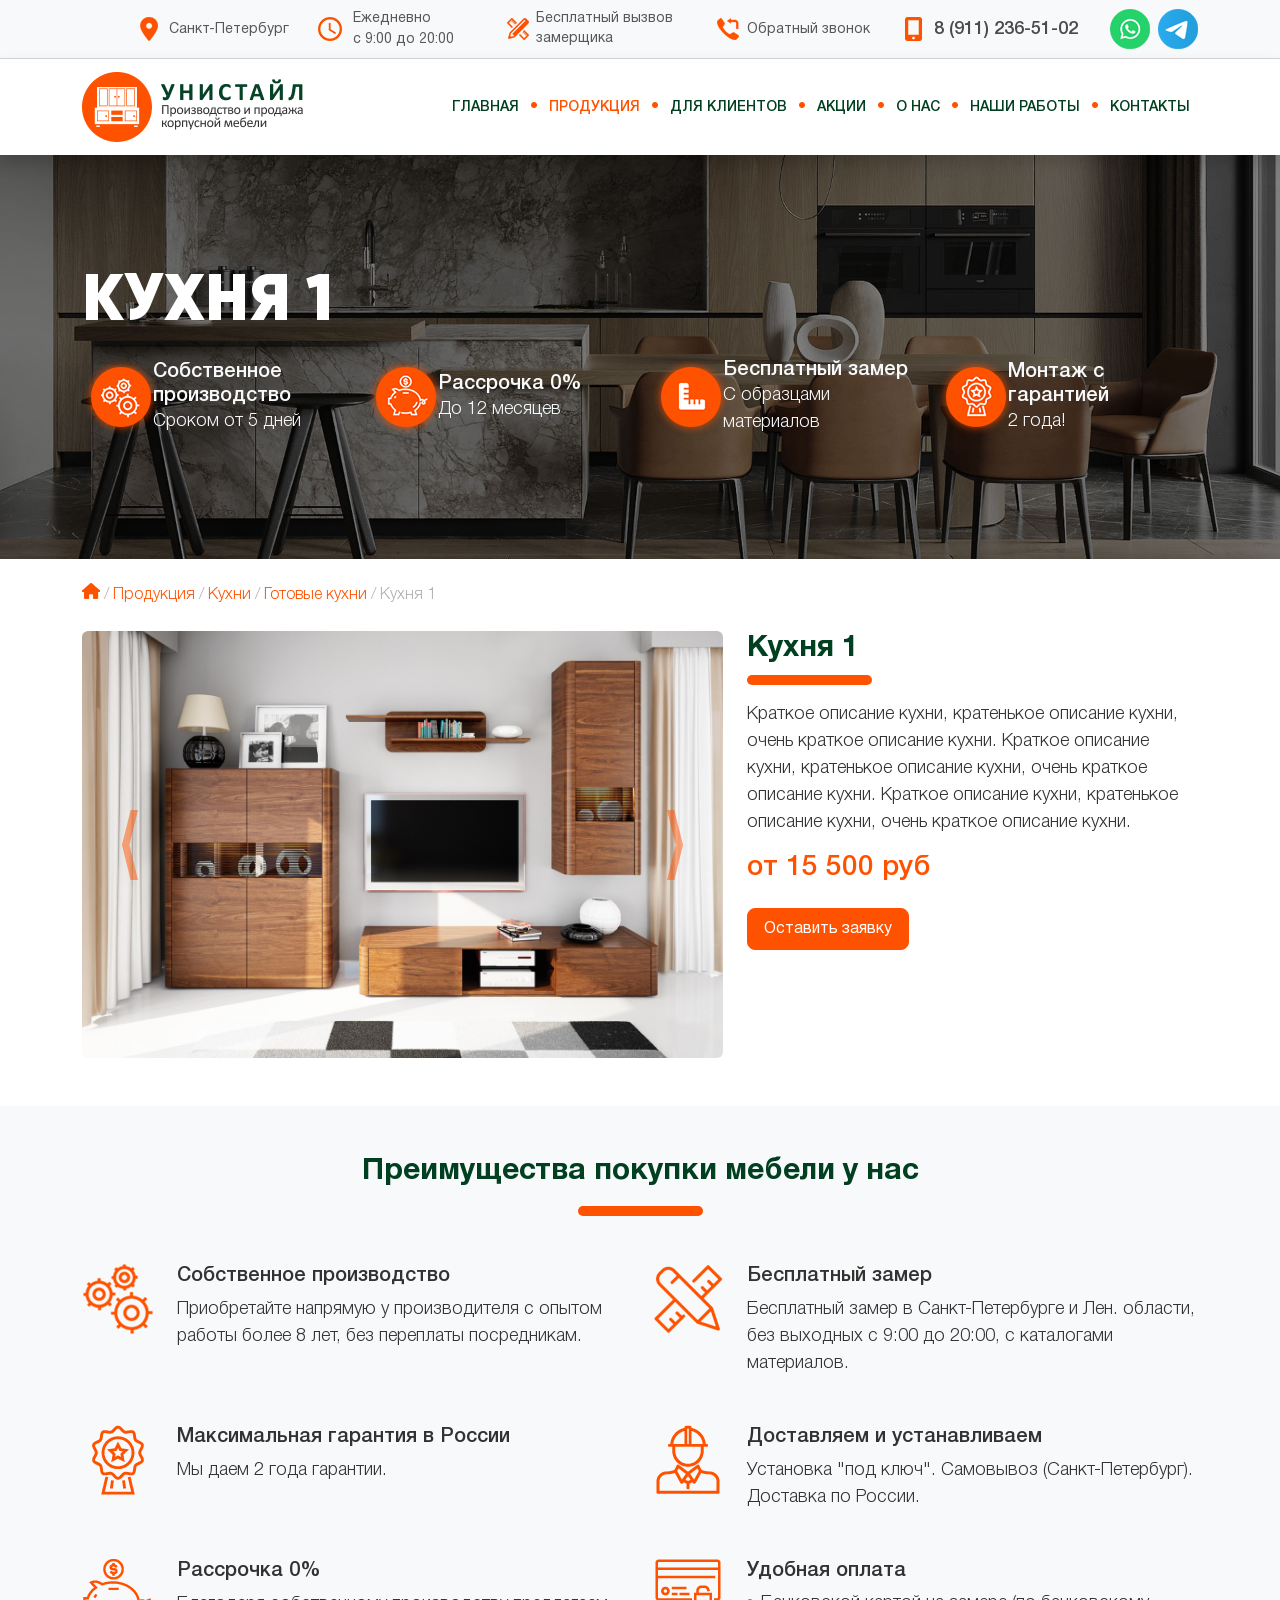
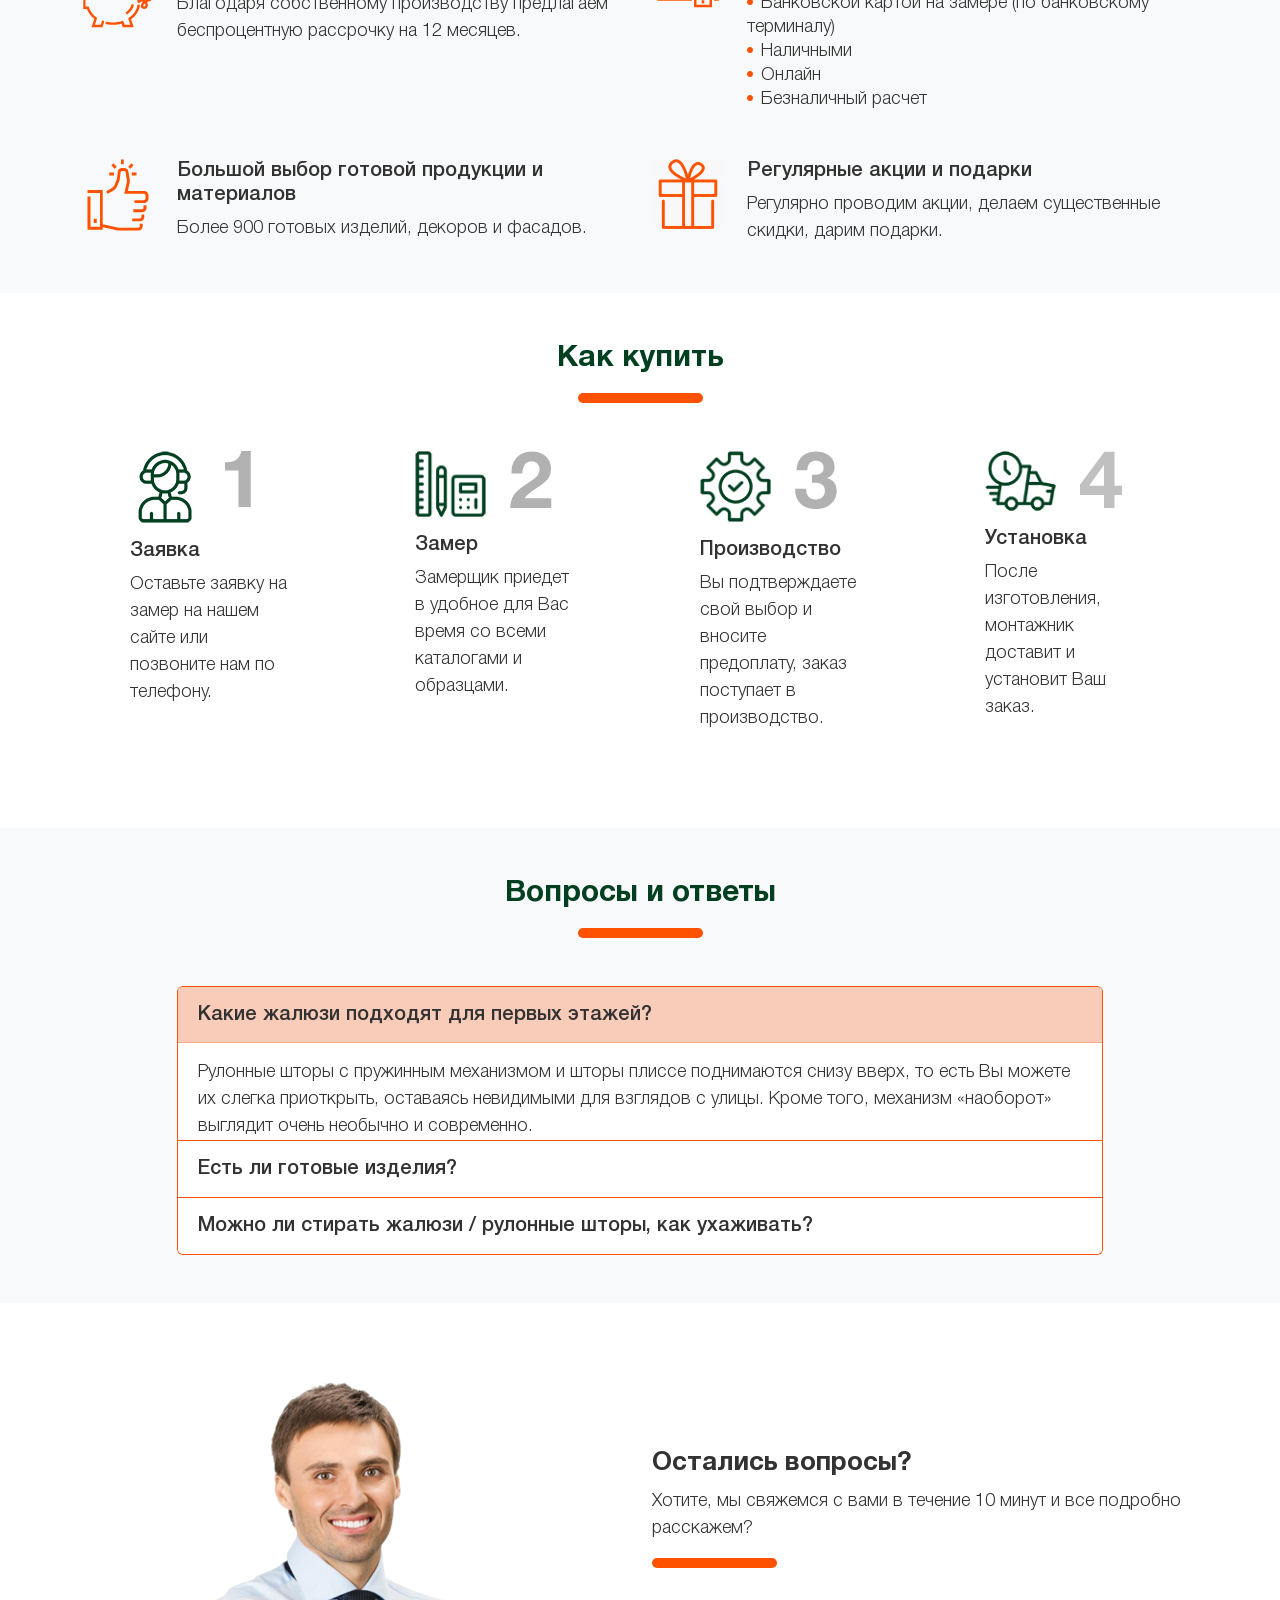
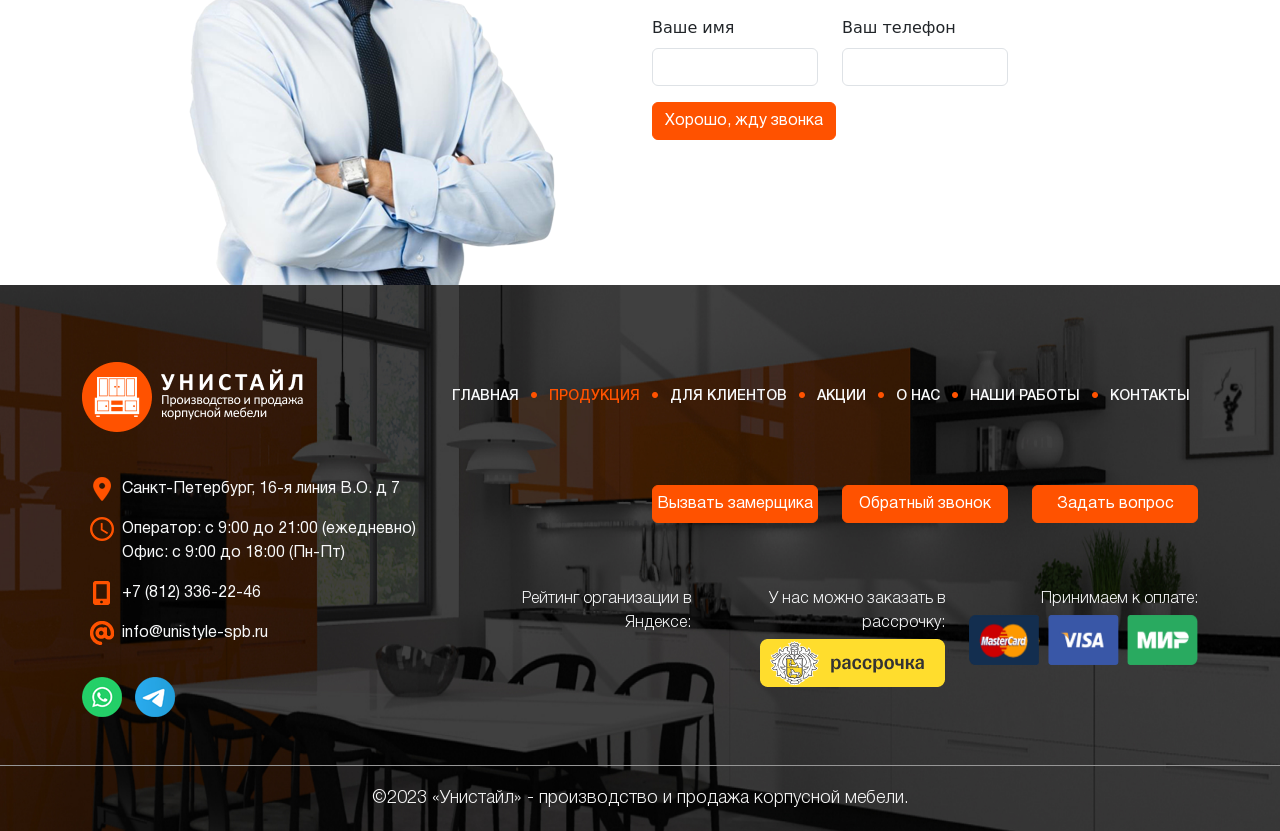
<file: single-product.html>
<!doctype html>
<html lang="ru">
	<head>
		<!-- Required meta tags -->
		<meta charset="utf-8">
		<meta name="viewport" content="width=device-width, initial-scale=1">

		<!-- Bootstrap CSS -->
		<link href="https://cdn.jsdelivr.net/npm/bootstrap@5.1.3/dist/css/bootstrap.min.css" rel="stylesheet" integrity="sha384-1BmE4kWBq78iYhFldvKuhfTAU6auU8tT94WrHftjDbrCEXSU1oBoqyl2QvZ6jIW3" crossorigin="anonymous">
		
		<!-- Style CSS -->
		<link href="css/theme.css" rel="stylesheet">

		<title>Каталог готовых кухонь «Унистайл»</title>
	</head>
	<body>
		
		
		<nav class="navbar navbar-expand-xl navbar-light bg-light d-none d-lg-block py-0" style="border-bottom: 1px solid #d7d7d7">
			<div class="container">
				<div class="collapse navbar-collapse" id="navbarSupportedContent1">
					<ul class="navbar-nav ms-auto mb-2 mb-lg-0 align-items-center">
						<li class="nav-item me-3">
							<a class="nav-link"><img src="img/ico/location.png" class="me-2">Санкт-Петербург</a>
						</li>
						<li class="nav-item me-3">
							<div class="row align-items-center">
								<div class="col-2">
									<img src="img/ico/clock-ico.png" style="position: relative; right: -5px;">
								</div>
								<div class="col-10">
									<span class="nav-link">Ежедневно<br>с 9:00 до 20:00</span>
								</div>
							</div>
						</li>
						<li class="nav-item me-3">
							<a class="nav-link" href="" data-bs-toggle="modal" data-bs-target="#measurerModal">
								<div class="row align-items-center">
									<div class="col-2">
										<img src="img/ico/vyzov-na-zamer-ico.png" style="position: relative; left: 5px;">
									</div>
									<div class="col-10" id="vyzov-na-zamer-top-menu-line-height">
										<span >Бесплатный вызвов<br>замерщика</span>
									</div>
								</div>
							</a>
						</li>
						<li class="nav-item me-3">
							<a class="nav-link" href="" data-bs-toggle="modal" data-bs-target="#callbackModal"><img src="img/ico/callback-ico.png" class="me-2">Обратный звонок</a>
						</li>
						<li class="nav-item me-3">
							<a id="top-menu-tel" class="nav-link" href="#"><img src="img/ico/mobail-phone-ico.png" class="me-2">8 (911) 236-51-02</a>
						</li>
						<li class="nav-item">
							<a class="nav-link ico-button pe-0" href="#"><img src="img/ico/whatsapp-ico.png"></a>
						</li>
						<li class="nav-item">
							<a class="nav-link ico-button pe-0" href="#"><img src="img/ico/telegram-ico.png"></a>
						</li>
						<!--li class="nav-item">
							<a class="nav-link ico-button pe-0" href="#"><img src="img/ico/inst-ico.png"></a>
						</>
						<li class="nav-item">
							<a class="nav-link ico-button" href="#"><img src="img/ico/vk-ico.png"></a>
						</li-->
					</ul>
				</div>
			</div>
		</nav>
		<nav id="top-menu-2" class="navbar navbar-expand-xl navbar-light bg-white shadow py-2">
			<div class="container">
				<a class="navbar-brand" href="#"><img src="img/ico/logo.png"></a>
				<button class="navbar-toggler" type="button" data-bs-toggle="collapse" data-bs-target="#navbarSupportedContent2" aria-controls="navbarSupportedContent2" aria-expanded="false" aria-label="Toggle navigation">
					<span class="navbar-toggler-icon"></span>
				</button>
				<div class="collapse navbar-collapse" id="navbarSupportedContent2">
					<ul class="navbar-nav ms-auto mb-2 mb-lg-0">
						<li class="nav-item">
							<a class="nav-link" href="index.html">Главная</a>
						</li>
						<li class="nav-item d-none d-xl-inline">
							<span class="nav-link px-1"><img src="img/ico/menu-point.png"></span>
						</li>
						<li class="nav-item">
							<a class="nav-link active" aria-current="page" href="archive-product-cat.html">Продукция</a>
						</li>
						<li class="nav-item d-none d-xl-inline">
							<span class="nav-link px-1"><img src="img/ico/menu-point.png"></span>
						</li>
						<li class="nav-item">
							<a class="nav-link" href="for-clients.html">Для клиентов</a>
						</li>
						<li class="nav-item d-none d-xl-inline">
							<span class="nav-link px-1"><img src="img/ico/menu-point.png"></span>
						</li>
						<li class="nav-item">
							<a class="nav-link" href="actions.html">Акции</a>
						</li>
						<li class="nav-item d-none d-xl-inline">
							<span class="nav-link px-1"><img src="img/ico/menu-point.png"></span>
						</li>
						<li class="nav-item">
							<a class="nav-link" href="about-us.html">О нас</a>
						</li>
						<li class="nav-item d-none d-xl-inline">
							<span class="nav-link px-1"><img src="img/ico/menu-point.png"></span>
						</li>
						<li class="nav-item">
							<a class="nav-link" href="portfolio.html">Наши работы</a>
						</li>
						<li class="nav-item d-none d-xl-inline">
							<span class="nav-link px-1"><img src="img/ico/menu-point.png"></span>
						</li>
						<li class="nav-item">
							<a class="nav-link" href="#contacts-scroll-point">Контакты</a>
						</li>
						<!-- Mobile menu -->
						<li class="nav-item d-xl-none">
							<a class="nav-link active" href="#">Бесплатный возов замерщика</a>
						</li>
						<li class="nav-item d-xl-none mb-2">
							<a id="top-menu-tel" class="nav-link" href="#">8 (911) 236-51-02</a>
						</li>
						<li class="nav-item d-xl-none">
							<a class="ico-button pe-2" href="#"><img src="img/ico/whatsapp-ico.png"></a>
							<a class="ico-button pe-2" href="#"><img src="img/ico/telegram-ico.png"></a>
							<!--a class="ico-button pe-2" href="#"><img src="img/ico/inst-ico.png"></a>
							<a class="ico-button" href="#"><img src="img/ico/vk-ico.png"></a-->
						</li>
						<!-- End mobile menu -->
					</ul>
				</div>
			</div>
		</nav>
		
		
		<!-- Header -->
		<header id="header-catalogy">
			<div class="container">
				<div class="row align-items-center text-start" style="min-height: 410px;">
					<div class="col py-5">
						<h1 class="mb-3">Кухня 1</h1>
						<!--h2 class="mb-4 mb-md-5 header-sub-title">Все готовые кухни</h2-->
						<!--p class="home-description mb-0">Собственное производство в Санкт-Петербурге жалюзи и рулонных штор, готовых и на заказ от 540 руб./м2. Оформляем окна любого размера и конфигурации. Бесплатный выезд замерщика с образцами. Срок изготовления и доставки от 2 до 5 дней. Гарантия 2 года. Европейская фурнитура.</p-->
						<!--button type="button" class="btn btn-lg btn-orange mt-4">Вызвать замерщика</button-->
						<!-- Home advantages -->
						<div class="row pb-2">
							<div class="col-md-6 col-lg-3 mb-2 mb-md-0">
								<div class="row align-items-center">
									<div class="col-2 col-md-3">
										<img src="img/ico/arounded-advantage-3.png">
									</div>
									<div class="col-10 col-md-9">
										<h3 class="text-light mb-0">Собственное производство</h3>
										<p class="text-light mb-0">Сроком от 5 дней</p>
									</div>
								</div>
							</div>
							<div class="col-md-6 col-lg-3 mb-2 mb-md-0">
								<div class="row align-items-center">
									<div class="col-2 col-md-3">
										<img src="img/ico/arounded-advantage-2.png">
									</div>
									<div class="col-10 col-md-9">
										<h3 class="text-light mb-0">Рассрочка 0%</h3>
										<p class="text-light mb-0">До 12 месяцев</p>
									</div>
								</div>
							</div>
							<div class="col-md-6 col-lg-3 mb-2 mb-md-0">
								<div class="row align-items-center">
									<div class="col-2 col-md-3">
										<img src="img/ico/arounded-advantage-1.png">
									</div>
									<div class="col-10 col-md-9">
										<h3 class="text-light mb-0">Бесплатный замер</h3>
										<p class="text-light mb-0">С образцами материалов</p>
									</div>
								</div>
							</div>
							<div class="col-md-6 col-lg-3 mb-md-0">
								<div class="row align-items-center">
									<div class="col-2 col-md-3">
										<img src="img/ico/arounded-advantage-4.png">
									</div>
									<div class="col-10 col-md-9">
										<h3 class="text-light mb-0">Монтаж с гарантией</h3>
										<p class="text-light mb-0">2 года!</p>
									</div>
								</div>
							</div>
						</div>
						<!-- /Home advantages -->
					</div>
				</div>
			</div>
		</header>
		<!-- /Header -->
		
		
		<!-- Single product section -->
		<section class="pb-5">
			<div class="container">
				<div class="row">
					<div class="col">
						<div class="breadcrumbs py-4">
							<a href="index.html"><img src="img/ico/home-breadcrumbs.png"></a> / <a href="archive-product-cat.html" style="text-decoration: none;">Продукция</a> /  <a href="archive-kitchen-cat.html" style="text-decoration: none;">Кухни</a> / <a href="archive-product.html" style="text-decoration: none;">Готовые кухни</a> / Кухня 1
						</div>
					</div>
				</div>
				<div class="row">
					<div class="col-md-7 mb-3 mb-md-0">
						<div id="carouselExampleIndicators" class="carousel slide" data-bs-ride="carousel">
							<div class="carousel-inner">
								<div class="carousel-item active">
									<img src="img/single-product-img.jpg" class="d-block w-100 rounded" alt="...">
								</div>
								<div class="carousel-item">
									<img src="img/single-product-img.jpg" class="d-block w-100 rounded" alt="...">
								</div>
								<div class="carousel-item">
									<img src="img/single-product-img.jpg" class="d-block w-100 rounded" alt="...">
								</div>
							</div>
							<button class="carousel-control-prev" type="button" data-bs-target="#carouselExampleIndicators" data-bs-slide="prev">
								<img src="img/ico/arrow-left.png">
							</button>
							<button class="carousel-control-next" type="button" data-bs-target="#carouselExampleIndicators" data-bs-slide="next">
								<img src="img/ico/arrow-right.png">
							</button>
						</div>
					</div>
					<div class="col-md-5">
						<h2>Кухня 1</h2>
						<div class="title-line mb-3" style="margin: unset;"></div>
						<!--p class="discount-single-product">До <span class="text-orange">15</span> марта скидка <span class="text-orange">20%!</span></p-->
						<p class="product-short-description">Краткое описание кухни, кратенькое описание кухни, очень краткое описание кухни. Краткое описание кухни, кратенькое описание кухни, очень краткое описание кухни. Краткое описание кухни, кратенькое описание кухни, очень краткое описание кухни.</p>
						<!--h5 class="mb-3">Посмотреть <a href="#" class="text-orange">материалы и цвета</a></h5>
						<div class="row mb-3">
							<div class="col-6 col-md-4">
								<h5>Ширина</h5>
								<input id="widthRange" type="range" min="100" max="2000" step="1" class="form-range" oninput="calcRange();">
							</div>
							<div class="col-6 col-md-4">
								<h5>Высота</h5>
								<input id="heightRange" type="range" min="100" max="2000" step="1" class="form-range" oninput="calcRange();">
							</div>
						</div>
						<div class="row">
							<div class="col-4 col-md-3">
								<h5>Ширина:</h5>
								<input id="widthInput" type="number" min="100" max="2000" step="1" class="form-control form-control-sm" oninput="calcInput();">
							</div>
							<div class="col-4 col-md-3">
								<h5>Высота:</h5>
								<input id="heightInput" type="number" min="100" max="2000" step="1" class="form-control form-control-sm" oninput="calcInput();">
							</div>
							<div class="col-4 col-md-3">
								<h5>Количество:</h5>
								<input id="inputAmount" type="number" min="1" step="1" value="1" class="form-control form-control-sm" oninput="calcInput();">
							</div>
						</div>
						<div class="row align-items-center my-3">
							<div class="col-md-4">
								<div class="form-check">
									<input class="form-check-input" type="checkbox" id="electroprivod" oninput="addElectroprivod();">
									<label class="form-check-label" for="electroprivod">Электропривод</label>
								</div>
							</div>
						</div-->
						<div class="row">
							<div class="col">
								<h5><span class="price me-1">от <span id="finishPrice">15 500</span> руб</span> <!--strike class="old-price">от <span id="discount">590</span> руб</strike--></h5>
								<!--script>
									let width = 100;
									let height = 100;
									let startPrice = .049;
									let finishPrice;
									let inputAmount = document.getElementById('inputAmount').value;
									let discount = 100;
									
									document.getElementById('widthRange').value = width;
									document.getElementById('heightRange').value = height;
									document.getElementById('widthInput').value = width;
									document.getElementById('heightInput').value = height;
									finishPrice = Math.round(width * height * inputAmount * startPrice);
									document.getElementById('finishPrice').innerHTML = finishPrice;
									document.getElementById('discount').innerHTML = finishPrice + discount;
																	
									function calcRange() {
										width = document.getElementById('widthRange').value;
										document.getElementById('widthInput').value = width;
										height = document.getElementById('heightRange').value;
										document.getElementById('heightInput').value = height;
										finishPrice = Math.round(width * height * inputAmount * startPrice);
										document.getElementById('finishPrice').innerHTML = finishPrice;
										document.getElementById('discount').innerHTML = finishPrice + discount;
										
										if ( document.getElementById("electroprivod").checked == true ) {
											document.getElementById('finishPrice').innerHTML = finishPrice + 5000;
											document.getElementById('discount').innerHTML = finishPrice + 5000 + discount;
										} else {
											document.getElementById('finishPrice').innerHTML = finishPrice;
											document.getElementById('discount').innerHTML = finishPrice + discount;
										}
									}
									
									function calcInput() {
										width = document.getElementById('widthInput').value;
										height = document.getElementById('heightInput').value;
										inputAmount = document.getElementById('inputAmount').value;
										document.getElementById('widthRange').value = width;
										document.getElementById('heightRange').value = height;
										finishPrice = Math.round(width * height * inputAmount * startPrice);
										document.getElementById('finishPrice').innerHTML = finishPrice;
										document.getElementById('discount').innerHTML = finishPrice + discount;
										
										if ( document.getElementById("electroprivod").checked == true ) {
											document.getElementById('finishPrice').innerHTML = finishPrice + 5000;
											document.getElementById('discount').innerHTML = finishPrice + 5000 + discount;
										} else {
											document.getElementById('finishPrice').innerHTML = finishPrice;
											document.getElementById('discount').innerHTML = finishPrice + discount;
										}
									}
									
									function addElectroprivod() {
										if ( document.getElementById("electroprivod").checked == true ) {
											document.getElementById('finishPrice').innerHTML = finishPrice + 5000;
											document.getElementById('discount').innerHTML = finishPrice + 5000 + discount;
										} else {
											document.getElementById('finishPrice').innerHTML = finishPrice;
											document.getElementById('discount').innerHTML = finishPrice + discount;
										}
									}
								</script-->
							</div>
						</div>
						<button type="button" class="btn btn-lg btn-orange mt-4">Оставить заявку</button>
						<!--h5 class="d-inline ms-3" style="position: relative; top: 14px;">Бесплатно!</h5-->
					</div>
				</div>
			</div>
		</section>
		<!-- /Single product section -->
		
		
		<!-- Advantages -->
		<section class="advantages bg-light py-5">
			<div class="container">
				<div class="row">
					<div class="col">
						<h2 class="text-center mb-3">Преимущества покупки мебели у нас</h2>
						<div class="title-line mb-5"></div>
						<div class="row">
							<div class="col-md-6 mb-5">
								<div class="row">
									<div class="col-2 text-center">
										<img src="img/ico/advantage-1.png" class="img-fluid">
									</div>
									<div class="col-10">
										<h3>Собственное производство</h3>
										<p class="mb-0">Приобретайте напрямую у производителя с опытом работы более 8 лет, без переплаты посредникам.</p>
									</div>
								</div>
							</div>
							<div class="col-md-6 mb-5">
								<div class="row">
									<div class="col-2 text-center">
										<img src="img/ico/advantage-9.png" class="img-fluid">
									</div>
									<div class="col-10">
										<h3>Бесплатный замер</h3>
										<p class="mb-0">Бесплатный замер в Санкт-Петербурге и Лен. области, без выходных с 9:00 до 20:00, с каталогами материалов.</p>
									</div>
								</div>
							</div>
							<div class="col-md-6 mb-5">
								<div class="row">
									<div class="col-2 text-center">
										<img src="img/ico/advantage-3.png" class="img-fluid">
									</div>
									<div class="col-10">
										<h3>Максимальная гарантия в России</h3>
										<p class="mb-0">Мы даем 2 года гарантии.</p>
									</div>
								</div>
							</div>
							<div class="col-md-6 mb-5">
								<div class="row">
									<div class="col-2 text-center">
										<img src="img/ico/advantage-8.png" class="img-fluid">
									</div>
									<div class="col-10">
										<h3>Доставляем и устанавливаем</h3>
										<p class="mb-0">Установка "под ключ". Самовывоз (Санкт-Петербург). Доставка по России.</p>
									</div>
								</div>
							</div>
							<div class="col-md-6 mb-5">
								<div class="row">
									<div class="col-2 text-center">
										<img src="img/ico/advantage-5.png" class="img-fluid">
									</div>
									<div class="col-10">
										<h3>Рассрочка 0%</h3>
										<p class="mb-0">Благодаря собственному производству предлагаем беспроцентную рассрочку на 12 месяцев.</p>
									</div>
								</div>
							</div>
							<div class="col-md-6 mb-5">
								<div class="row">
									<div class="col-2 text-center">
										<img src="img/ico/advantage-6.png" class="img-fluid">
									</div>
									<div class="col-10">
										<h3>Удобная оплата</h3>
										<ul class="mb-0 text-orange ps-0" style="">
											<li style="line-height: 24px;"><img src="img/ico/menu-point.png" class="me-2">Банковской картой на замере (по банковскому терминалу)</li>
											<li style="line-height: 24px;"><img src="img/ico/menu-point.png" class="me-2">Наличными </li>
											<li style="line-height: 24px;"><img src="img/ico/menu-point.png" class="me-2">Онлайн</li>
											<li style="line-height: 24px;"><img src="img/ico/menu-point.png" class="me-2">Безналичный расчет</li>
										</ul>
									</div>
								</div>
							</div>
							<div class="col-md-6 mb-5 mb-md-0">
								<div class="row">
									<div class="col-2 text-center">
										<img src="img/ico/advantage-7.png" class="img-fluid">
									</div>
									<div class="col-10">
										<h3>Большой выбор готовой продукции и материалов</h3>
										<p class="mb-0">Более 900 готовых изделий, декоров и фасадов.</p>
									</div>
								</div>
							</div>
							<div class="col-md-6 mb-0">
								<div class="row">
									<div class="col-2 text-center">
										<img src="img/ico/advantage-10.png" class="img-fluid">
									</div>
									<div class="col-10">
										<h3>Регулярные акции и подарки</h3>
										<p class="mb-0">Регулярно проводим акции, делаем существенные скидки, дарим подарки.</p>
									</div>
								</div>
							</div>
						</div>
					</div>
				</div>
			</div>
		</section>
		<!-- /Advantages -->
		
		
		<!-- Process -->
		<section class="advantages bg-white py-5">
			<div class="container">
				<div class="row">
					<div class="col">
						<h2 class="text-center mb-3">Как купить</h2>
						<div class="title-line mb-5"></div>
						<div class="row justify-content-around">
							<div class="col-md-2 mb-5">
								<div class="row">
									<div class="col-6 text-center">
										<img src="img/ico/process-1.png" class="img-fluid">
									</div>
									<div class="col-6">
										<img src="img/ico/1.png" class="img-fluid">
									</div>
								</div>
								<div class="row pt-3">
									<div class="col">
										<h3>Заявка</h3>
										<p class="mb-0">Оставьте заявку на замер на нашем сайте или позвоните нам по телефону.</p>
									</div>
								</div>
							</div>
							<div class="col-md-2 mb-5">
								<div class="row">
									<div class="col-6 text-center">
										<img src="img/ico/process-2.png" class="img-fluid">
									</div>
									<div class="col-6">
										<img src="img/ico/2.png" class="img-fluid">
									</div>
								</div>
								<div class="row pt-3">
									<div class="col">
										<h3>Замер</h3>
										<p class="mb-0">Замерщик приедет в удобное для Вас время со всеми каталогами и образцами.</p>
									</div>
								</div>
							</div>
							<div class="col-md-2 mb-5">
								<div class="row">
									<div class="col-6 text-center">
										<img src="img/ico/process-3.png" class="img-fluid">
									</div>
									<div class="col-6">
										<img src="img/ico/3.png" class="img-fluid">
									</div>
								</div>
								<div class="row pt-3">
									<div class="col">
										<h3>Производство</h3>
										<p class="mb-0">Вы подтверждаете свой выбор и вносите предоплату, заказ поступает в производство.</p>
									</div>
								</div>
							</div>
							<div class="col-md-2 mb-5">
								<div class="row">
									<div class="col-6 text-center">
										<img src="img/ico/process-4.png" class="img-fluid">
									</div>
									<div class="col-6">
										<img src="img/ico/4.png" class="img-fluid">
									</div>
								</div>
								<div class="row pt-3">
									<div class="col">
										<h3>Установка</h3>
										<p class="mb-0">После изготовления, монтажник доставит и установит Ваш заказ.</p>
									</div>
								</div>
							</div>
						</div>
					</div>
				</div>
			</div>
		</section>
		<!-- /Process -->
		
		
		<!-- Frequent questions -->
		<section class="advantages bg-light py-5">
			<div class="container">
				<div class="row justify-content-center">
					<div class="col-lg-10">
						<h2 class="text-center mb-3">Вопросы и ответы</h2>
						<div class="title-line mb-5"></div>
						<div class="accordion" id="accordionExample">
							<div class="accordion-item">
								<h3 class="accordion-header" id="heading-1">
									<button class="accordion-button" type="button" data-bs-toggle="collapse" data-bs-target="#collapse-1" aria-expanded="true" aria-controls="collapse-1">
										Какие жалюзи подходят для первых этажей?
									</button>
								</h3>
								<div id="collapse-1" class="accordion-collapse collapse show" aria-labelledby="heading-1" data-bs-parent="#accordionExample">
									<div class="accordion-body">
										Рулонные шторы с пружинным механизмом и шторы плиссе поднимаются снизу вверх, то есть Вы можете их слегка приоткрыть, оставаясь невидимыми для взглядов с улицы. Кроме того, механизм «наоборот» выглядит очень необычно и современно.
									</div>
								</div>
							</div>
							<div class="accordion-item">
								<h2 class="accordion-header" id="heading-2">
									<button class="accordion-button collapsed" type="button" data-bs-toggle="collapse" data-bs-target="#collapse-2" aria-expanded="false" aria-controls="collapse-2">
										Есть ли готовые изделия?
									</button>
								</h2>
								<div id="collapse-2" class="accordion-collapse collapse" aria-labelledby="heading-2" data-bs-parent="#accordionExample">
									<div class="accordion-body">
										Рулонные шторы с пружинным механизмом и шторы плиссе поднимаются снизу вверх, то есть Вы можете их слегка приоткрыть, оставаясь невидимыми для взглядов с улицы. Кроме того, механизм «наоборот» выглядит очень необычно и современно.
									</div>
								</div>
							</div>
							<div class="accordion-item">
								<h2 class="accordion-header" id="heading-3">
									<button class="accordion-button collapsed" type="button" data-bs-toggle="collapse" data-bs-target="#collapse-3" aria-expanded="false" aria-controls="collapse-3">
										Можно ли стирать жалюзи / рулонные шторы, как ухаживать?
									</button>
								</h2>
								<div id="collapse-3" class="accordion-collapse collapse" aria-labelledby="heading-3" data-bs-parent="#accordionExample">
									<div class="accordion-body">
										Рулонные шторы с пружинным механизмом и шторы плиссе поднимаются снизу вверх, то есть Вы можете их слегка приоткрыть, оставаясь невидимыми для взглядов с улицы. Кроме того, механизм «наоборот» выглядит очень необычно и современно.
									</div>
								</div>
							</div>
						</div>
					</div>
				</div>
			</div>
		</section>
		<!-- /Frequent questions -->
		
		
		<!-- Order -->
		<section class="bg-white order-section">
			<div class="container">
				<div class="row">
					<div class="d-none d-md-block col-md-6" style="position: relative;">
						<img src="img/ico/men.png">
					</div>
					<div class="col-md-6">
						<h2>Остались вопросы?</h2>
						<p style="max-width: 570px;">Хотите, мы свяжемся с вами в течение 10 минут и все подробно расскажем?</p>
						<div class="title-line mb-5" style="margin: unset;"></div>
						<form method="post" action="">
							<div class="row">
								<div class="col-md-4">
									<label for="exampleFormControlInput1" class="form-label">Ваше имя</label>
									<input type="text" class="form-control" id="exampleFormControlInput1">
								</div>
								<div class="col-md-4">
									<label for="exampleFormControlInput2" class="form-label">Ваш телефон</label>
									<input type="text" class="form-control telMask" id="exampleFormControlInput2">
								</div>
							</div>
							<div class="row">
								<div class="col">
									<button type="button" class="btn btn-orange mt-3">Хорошо, жду звонка</button>
								</div>
							</div>
						</form>
					</div>
				</div>
			</div>
		</section>
		<!-- /Order -->
		
		
		<!-- Contacts -->
		<div id="contacts-scroll-point" class="scroll-point"></div>
		<section class="contacts-section-3">
			<div class="container py-5">
				<div class="row align-items-center">
					<div class="col py-3">
						<nav class="footer-menu navbar navbar-expand-lg navbar-dark">
							<a class="navbar-brand" href="https://unistyle-spb.ru">
								<img src="img/ico/logo-light.png">
							</a>
							<div class="collapse navbar-collapse d-none d-lg-block">
								<ul id="navbarSupportedContent3" class="navbar-nav ms-auto mb-2 mb-lg-0">
									<li class="nav-item">
										<a class="nav-link" href="index.html">Главная</a>
									</li>
									<li class="nav-item d-none d-xl-inline">
										<span class="nav-link px-1"><img src="img/ico/menu-point.png"></span>
									</li>
									<li class="nav-item">
										<a class="nav-link active" aria-current="page" href="archive-product-cat.html">Продукция</a>
									</li>
									<li class="nav-item d-none d-xl-inline">
										<span class="nav-link px-1"><img src="img/ico/menu-point.png"></span>
									</li>
									<li class="nav-item">
										<a class="nav-link" href="for-clients.html">Для клиентов</a>
									</li>
									<li class="nav-item d-none d-xl-inline">
										<span class="nav-link px-1"><img src="img/ico/menu-point.png"></span>
									</li>
									<li class="nav-item">
										<a class="nav-link" href="actions.html">Акции</a>
									</li>
									<li class="nav-item d-none d-xl-inline">
										<span class="nav-link px-1"><img src="img/ico/menu-point.png"></span>
									</li>
									<li class="nav-item">
										<a class="nav-link" href="about-us.html">О нас</a>
									</li>
									<li class="nav-item d-none d-xl-inline">
										<span class="nav-link px-1"><img src="img/ico/menu-point.png"></span>
									</li>
									<li class="nav-item">
										<a class="nav-link" href="portfolio.html">Наши работы</a>
									</li>
									<li class="nav-item d-none d-xl-inline">
										<span class="nav-link px-1"><img src="img/ico/menu-point.png"></span>
									</li>
									<li class="nav-item">
										<a class="nav-link" href="#contacts-scroll-point">Контакты</a>
									</li>
									<!-- Mobile menu -->
									<li class="nav-item d-xl-none">
										<a class="nav-link active" href="#">Бесплатный возов замерщика</a>
									</li>
									<li class="nav-item d-xl-none mb-2">
										<a id="top-menu-tel" class="nav-link" href="#">8 (911) 236-51-02</a>
									</li>
									<li class="nav-item d-xl-none">
										<a class="ico-button pe-2" href="#"><img src="img/ico/whatsapp-ico.png"></a>
										<a class="ico-button pe-2" href="#"><img src="img/ico/telegram-ico.png"></a>
										<!--a class="ico-button pe-2" href="#"><img src="img/ico/inst-ico.png"></a>
										<a class="ico-button" href="#"><img src="img/ico/vk-ico.png"></a-->
									</li>
									<!-- End mobile menu -->
								</ul>
							</div>
						</nav>
					</div>
				</div>
				<div class="row pt-3">
					<div class="col-sm-8 col-lg-4">
						<ul>
							<li class="mb-3 text-light">
								<a href="https://unistyle-spb.ru/контакты/" class="text-light text-decoration-none">
									<div class="contacts-li-float-left text-center">
										<img src="img/ico/location.png">
									</div>
									<div class="contacts-li-float-right">
										Санкт-Петербург, 16-я линия В.О. д 7
									</div>
									<div style="clear: both;"></div>
								</a>
							</li>
							
							<li class="mb-3 text-light">
								<div class="contacts-li-float-left text-center">
									<img src="img/ico/clock-ico.png">
								</div>
								<div class="contacts-li-float-right">
									<span>Оператор: с 9:00 до 21:00 (ежедневно)<br>Офис: с 9:00 до 18:00 (Пн-Пт)</span>
								</div>
								<div style="clear: both;"></div>
							</li>
							
							<li class="mb-3">
								<a href="tel:+78123362246" class="text-light text-decoration-none">
									<div class="contacts-li-float-left text-center">
										<img src="img/ico/mobail-phone-ico.png">
									</div>
									<div class="contacts-li-float-right">
										+7 (812) 336-22-46
									</div>
									<div style="clear: both;"></div>
								</a>
							</li>
							<li>
								<a href="mailto:info@unistyle-spb.ru" class="text-light text-decoration-none">
									<div class="contacts-li-float-left text-center">
										<img src="img/ico/email-ico.png">
									</div>
									<div class="contacts-li-float-right">	
										info@unistyle-spb.ru
									</div>
									<div style="clear: both;"></div>
								</a>
							</li>
						</ul>
						<div class="row justify-content-center">
							<div class="col pt-3">
								<a class="ico-button pe-2" href="whatsapp://send?phone=+79632425462"><img src="img/ico/whatsapp-ico.png"></a>
								<a class="ico-button pe-2" href="tg://resolve?domain=right_kate"><img src="img/ico/telegram-ico.png"></a>
								<!--a class="ico-button pe-2" href="#"><img src="img/ico/inst-ico.png"></a>
								<a class="ico-button" href="#"><img src="img/ico/vk-ico.png"></a-->
							</div>
						</div>
					</div>
					<div class="col-lg-8 pt-5 pt-lg-2">
						<div class="row justify-content-end">
							<div class="col-md-4 col-lg-3">
								<button type="button" class="btn btn-orange mb-3 w-100 ps-1 pe-1" data-bs-toggle="modal" data-bs-target="#measurerModal">Вызвать замерщика</button>
							</div>
							<div class="col-md-4 col-lg-3">
								<button type="button" class="btn btn-orange mb-3 w-100" data-bs-toggle="modal" data-bs-target="#callbackModal">Обратный звонок</button>
							</div>
							<div class="col-md-4 col-lg-3">
								<button type="button" class="btn btn-orange mb-3 w-100" data-bs-toggle="modal" data-bs-target="#messageModal">Задать вопрос</button>
							</div>
						</div>
						<div class="row d-lg-none justify-content-center pt-3">
							<div class="col-6 left-col-footer-menu">
								<ul id="navbarSupportedContent3" class="navbar-nav ms-auto mb-2 mb-lg-0">
									<li class="nav-item">
										<a class="nav-link active" href="index.html">Главная</a>
									</li>
									<li class="nav-item d-none d-xl-inline">
										<span class="nav-link px-1"><img src="img/ico/menu-point.png"></span>
									</li>
									<li class="nav-item">
										<a class="nav-link active" aria-current="page" href="archive-product-cat.html">Продукция</a>
									</li>
									<li class="nav-item d-none d-xl-inline">
										<span class="nav-link px-1"><img src="img/ico/menu-point.png"></span>
									</li>
									<li class="nav-item">
										<a class="nav-link" href="for-clients.html">Для клиентов</a>
									</li>
									<li class="nav-item d-none d-xl-inline">
										<span class="nav-link px-1"><img src="img/ico/menu-point.png"></span>
									</li>
									<li class="nav-item">
										<a class="nav-link" href="actions.html">Акции</a>
									</li>
								</ul>
							</div>
							<div class="col-6 right-col-footer-menu">
								<ul id="navbarSupportedContent3" class="navbar-nav ms-auto mb-2 mb-lg-0">
									<li class="nav-item d-none d-xl-inline">
										<span class="nav-link px-1"><img src="img/ico/menu-point.png"></span>
									</li>
									<li class="nav-item">
										<a class="nav-link" href="about-us.html">О нас</a>
									</li>
									<li class="nav-item d-none d-xl-inline">
										<span class="nav-link px-1"><img src="img/ico/menu-point.png"></span>
									</li>
									<li class="nav-item">
										<a class="nav-link" href="portfolio.html">Наши работы</a>
									</li>
									<li class="nav-item d-none d-xl-inline">
										<span class="nav-link px-1"><img src="img/ico/menu-point.png"></span>
									</li>
									<li class="nav-item">
										<a class="nav-link" href="#contacts-scroll-point">Контакты</a>
									</li>
								</ul>
							</div>
						</div>
						<div class="row justify-content-end text-lg-end pt-3 pt-lg-5">
							<div class="col-lg-4 mb-4 mb-lg-0">
								<p class="mb-1 text-light" style="font-size: 16px;">Рейтинг организации в Яндексе:</p>
								<iframe src="https://yandex.ru/sprav/widget/rating-badge/191559302708" width="150" height="50" frameborder="0" style="border-radius: 7px;"></iframe>
							</div>
							<div class="col-lg-4 mb-4 mb-lg-0">
								<p class="mb-1 text-light" style="font-size: 16px;">У нас можно заказать в рассрочку:</p>
								<img src="img/ico/tinkoff-rassrochka.png" class="img-fluid">
							</div>
							<div class="col-lg-4">
								<p class="mb-1 text-light" style="font-size: 16px;">Принимаем к оплате:</p>
								<img src="img/ico/credit-card.png" class="img-fluid" style="height: 50px;">
							</div>
						</div>
					</div>
				</div>
			</div>
			
			<footer>
				<div class="container">
					<div class="row">
						<div class="col">
							<div id="company-in-footer" class="py-1">©2023 «Унистайл» - производство и продажа корпусной мебели.</div>
							<!--div id="im-in-footer">Создание и продвижение сайтов: <a href="https://сайт100.рф" class="text-light">сайт100.рф</a></div-->
						</div>
					</div>
				</div>
			</footer>
		</section>
		<!-- /Contacts -->
		
		
		<!-- Callback Modal -->
		<div class="modal fade" id="callbackModal" tabindex="-1" aria-labelledby="callbackModalLabel" aria-hidden="true">
			<div class="modal-dialog modal-dialog-centered">
				<form method="post" action="callback-mail.php" class="modal-content">
					<div class="modal-header">
						<h5 class="modal-title" id="callbackModalLabel">Обратный звонок</h5>
						<button type="button" class="btn-close" data-bs-dismiss="modal" aria-label="Close"></button>
					</div>
					<div class="modal-body">
						<div class="row">
							<div class="col">
								<p><small>Мы свяжемся с Вами в удобное для Вас время и ответим на все вопросы! Для звонка введите Ваше имя и телефон.</small></p>
							</div>
						</div>
						<div class="row">
							<div class="col-md-6 mb-3 mb-md-0">
								<input type="text" name="name" class="form-control" placeholder="Ваше имя">
							</div>
							<div class="col-md-6">
								<input type="text" name="tel" class="form-control telMask" placeholder="Ваш телефон*">
							</div>
						</div>
					</div>
					<div class="modal-footer">
						<button type="submit" class="btn btn-orange mx-auto">Перезвонить</button>
					</div>
				</form>
			</div>
		</div>
		<!-- /Callback Modal -->
		
		
		<!-- Measurer Modal -->
		<div class="modal fade" id="measurerModal" tabindex="-1" aria-labelledby="measurerModalLabel" aria-hidden="true">
			<div class="modal-dialog modal-dialog-centered">
				<form method="post" action="callback-mail.php" class="modal-content">
					<div class="modal-header">
						<h5 class="modal-title" id="measurerModalLabel">Вызов замерщика (бесплатно)</h5>
						
						<button type="button" class="btn-close" data-bs-dismiss="modal" aria-label="Close"></button>
					</div>
					<div class="modal-body">
						<div class="row">
							<div class="col">
								<p><small>Наш специалист приедет в удобное для Вас время, произведет замеры, ознакомит с продукцией и материалами, проконсультирует по всем вопросам! Для связи с замерщиком введите Ваше имя и телефон.</small></p>
							</div>
						</div>
						<div class="row">
							<div class="col-md-6 mb-3">
								<input type="text" name="name" class="form-control" placeholder="Ваше имя">
							</div>
							<div class="col-md-6 mb-3">
								<input type="text" name="tel" class="form-control telMask" placeholder="Ваш телефон*">
							</div>
							<div class="col-12 mb-3">
								<input type="text" name="tel" class="form-control" placeholder="Адрес объекта*">
							</div>
							<div class="col-12 mb-3">
								<textarea type="text" name="mes" class="form-control" placeholder="Дополнительная информация"></textarea>
							</div>
						</div>
						<div class="row">
							<div class="col-6">
								<p class="mb-0">
									<img src="img/ico/advantage-1.png" class="me-1" style="width: 25px;">
									<small>Изготовление 2-5 дней!</small>
								</p>
							</div>
							<div class="col-6">
								<p class="mb-0">
									<img src="img/ico/advantage-3.png" class="me-1" style="width: 20px;">
									<small>Гарантия 2 года!</small>
								</p>
							</div>
						</div>
					</div>
					<div class="modal-footer">
						<button type="submit" class="btn btn-orange mx-auto">Вызвать</button>
					</div>
				</form>
			</div>
		</div>
		<!-- /Measurer Modall -->
		
		
		<!-- Message Modal -->
		<div class="modal fade" id="messageModal" tabindex="-1" aria-labelledby="messageModalLabel" aria-hidden="true">
			<div class="modal-dialog modal-dialog-centered">
				<form method="post" action="callback-mail.php" class="modal-content">
					<div class="modal-header">
						<h5 class="modal-title" id="messageModalLabel">Задать вопрос</h5>
						<button type="button" class="btn-close" data-bs-dismiss="modal" aria-label="Close"></button>
					</div>
					<div class="modal-body">
						<div class="row">
							<div class="col-md-6 mb-3">
								<input type="text" name="name" class="form-control" placeholder="Ваше имя">
							</div>
							<div class="col-md-6 mb-3">
								<input type="text" name="email" class="form-control" placeholder="Ваш email*">
							</div>
							<div class="col-12">
								<textarea type="text" name="mes" class="form-control" placeholder="Ваш вопрос*"></textarea>
							</div>
						</div>
					</div>
					<div class="modal-footer">
						<button type="submit" class="btn btn-orange mx-auto">Отправить</button>
					</div>
				</form>
			</div>
		</div>
		<!-- /Message Modal -->
		

		<!-- Optional JavaScript; choose one of the two! -->

		<!-- Option 1: Bootstrap Bundle with Popper -->
		<script src="https://cdn.jsdelivr.net/npm/bootstrap@5.1.3/dist/js/bootstrap.bundle.min.js" integrity="sha384-ka7Sk0Gln4gmtz2MlQnikT1wXgYsOg+OMhuP+IlRH9sENBO0LRn5q+8nbTov4+1p" crossorigin="anonymous"></script>

		<!-- Option 2: Separate Popper and Bootstrap JS -->
		<!--
		<script src="https://cdn.jsdelivr.net/npm/@popperjs/core@2.10.2/dist/umd/popper.min.js" integrity="sha384-7+zCNj/IqJ95wo16oMtfsKbZ9ccEh31eOz1HGyDuCQ6wgnyJNSYdrPa03rtR1zdB" crossorigin="anonymous"></script>
		<script src="https://cdn.jsdelivr.net/npm/bootstrap@5.1.3/dist/js/bootstrap.min.js" integrity="sha384-QJHtvGhmr9XOIpI6YVutG+2QOK9T+ZnN4kzFN1RtK3zEFEIsxhlmWl5/YESvpZ13" crossorigin="anonymous"></script>
		-->
		
		<!-- Main scripts -->
		<script src="js/theme.js"></script>
		
		<!-- Telephone number mask -->
		<script src="js/inputmask.min.js"></script>
		<script>
			var telMask = document.getElementsByClassName("telMask");
			var im = new Inputmask("+7(999)999-99-99");
			im.mask(telMask);
		</script>
	</body>
</html>
</file>
<file: css/theme.css>
@font-face {
    font-family: HelveticaNeueCyr-Light;
    src: url(../fonts/HelveticaNeueCyr/HelveticaNeueCyr-Light.ttf);
}

@font-face {
    font-family: HelveticaNeueCyr-Roman;
    src: url(../fonts/HelveticaNeueCyr/HelveticaNeueCyr-Roman.ttf);
}

@font-face {
    font-family: HelveticaNeueCyr-Medium;
    src: url(../fonts/HelveticaNeueCyr/HelveticaNeueCyr-Medium.ttf);
}

@font-face {
    font-family: HelveticaNeueCyr-Bold;
    src: url(../fonts/HelveticaNeueCyr/HelveticaNeueCyr-Bold.ttf);
}

@font-face {
    font-family: HelveticaNeueCyr-Black;
    src: url(../fonts/HelveticaNeueCyr/HelveticaNeueCyr-Black.ttf);
}

@font-face {
    font-family: Gilroy-Black;
    src: url(../fonts/Gilroy/Gilroy-Black.ttf);
}

h1 {
	font-family: Gilroy-Black;
	color: white;
	font-size: 65px;
	text-transform: uppercase;
}

h2 {
	font-family: HelveticaNeueCyr-Bold;
	color: #003f20;
	font-size: 30px;
}

h2.header-sub-title {
	font-family: HelveticaNeueCyr-Roman;
	color: #ffffff;
	font-size: 40px;
}

/*
header h2 {
	font-family: HelveticaNeueCyr-Medium;
	color: white;
	font-size: 60px;
} */

.order-section .col-md-6 {
	padding-top: 145px;
	padding-bottom: 145px;
}

.order-section img {
	position: absolute;
	bottom: 0;
	left: 12%;
}


.order-section h2 {
	max-width: 570px;
	font-family: HelveticaNeueCyr-Bold;
	color: #323232;
	font-size: 26px;
}

h3 {
	font-family: HelveticaNeueCyr-Medium;
	color: #323232;
	font-size: 20px;
}

h4 {
    font-family: HelveticaNeueCyr-Bold;
    color: #4b4b4b;
    font-size: 14px;
    margin-bottom: 0.25rem;
    text-transform: uppercase;
}

h5, .form-check-label {
	font-family: HelveticaNeueCyr-Roman;
	color: #323232;
	font-size: 18px;
	margin-bottom: 0;
}

p {
	font-family: HelveticaNeueCyr-Light;
	color: #323232;
	font-size: 18px;
}

a {
	color: #ff5200;
}

a:hover {
	color: #ff5200;
	/* opacity: .75; */
}

th, td {
	border: 1px solid #c7c7c7;
	vertical-align: middle;
	height: 48px;
	font-family: HelveticaNeueCyr-Light;
	font-size: 18px;
}

.thead td {
	font-family: HelveticaNeueCyr-Medium;
	font-size: 20px;
	height: 68px;
	vertical-align: middle;
	background: #f5f5f5;
	color: #323232;
}

td span {
	font-family: HelveticaNeueCyr-Medium;
}

.home-description {
	font-family: HelveticaNeueCyr-Roman;
	color: white;
	font-size: 24px;
}

.ico-button {
	opacity: 100%;
	transition: .25s;
}

.ico-button:hover {
	opacity: 75%;
}

.text-orange {
	color: #ff5200;
}

.text-dark-grey {
	color: #323232;
}

.btn-orange {
    color: #fff;
    background-color: #ff5200;
    border-color: #ff5200;
	font-family: HelveticaNeueCyr-Roman;
	font-size: 16px;
}

.btn-orange:hover {
    color: #fff;
    background-color: #dc4700;
    border-color: #dc4700;
}

.btn-orange:focus {
    box-shadow: 0 0 1px 3px rgba(255,82,0,.5);
}

#navbarSupportedContent1 {
	font-family: HelveticaNeueCyr-Roman;
	font-size: 14px;
	color: #4b4b4b;
}

#top-menu-tel {
	font-family: HelveticaNeueCyr-Medium;
	font-size: 18px;
	color: #4b4b4b;
}

#main-menu .nav-item,
#navbarSupportedContent2 .nav-item,
#navbarSupportedContent3 .nav-item
{
	font-family: HelveticaNeueCyr-Medium;
	font-size: 14px;
}

#main-menu .nav-link,
#navbarSupportedContent2 .nav-link
{
	color: #003f20;
}

#navbarSupportedContent3 .nav-link
{
	color: #f8f9fa;
}

#main-menu .nav-link.active,
#navbarSupportedContent2 .nav-link.active,
#navbarSupportedContent3 .nav-link.active
{
	color: #ff5200;
}

#main-menu .nav-link:hover,
#navbarSupportedContent2 .nav-link:hover,
#navbarSupportedContent3 .nav-link:hover
{
	color: #ff5200;
}

#vyzov-na-zamer-top-menu-line-height {
	line-height: 20px!important;
}

#main-menu,
#navbarSupportedContent2,
#navbarSupportedContent3 {
	text-transform: uppercase;
}

#main-menu .nav-link img,
#navbarSupportedContent2 .nav-link img,
#navbarSupportedContent3 .nav-link img
{
	position: relative;
	bottom: 2px;
}

#top-menu-2 {
	/* border-top: 1px solid rgba(175,175,175,.5);
	background: rgba(248,249,250,.85); */
	position: absolute;
	width: 100%;
	z-index: 999;
	top: 59px;
}

.top-menu-tel {
    font-family: HelveticaNeueCyr-Medium;
    font-size: 18px;
    color: #003f20;
    text-decoration: none;
}


/* HEADER */
header {
	padding-top: 90px;
}

#header-slider .container > .row {
	min-height: 700px;
}

#header-slide-1 {
	background: url(../img/header-bg.jpg) center;
	background-size: cover;
}

#header-slide-2 {
	background: url(../img/main-header-slide-2.jpg) center;
	background-size: cover;
}

#header-slide-3 {
	background: url(../img/main-header-slide-3.jpg) center;
	background-size: cover;
}

#header-slide-4 {
	background: url(../img/main-header-slide-4.jpg) center;
	background-size: cover;
}

#header-slide-5 {
	background: url(../img/main-header-slide-5.jpg) center;
	background-size: cover;
}

/*
.home-advantage-float-left {
    width: 80px;
    float: left;
}

.home-advantage-float-right {
    width: calc(100% - 80px);
    float: right;
}*/

.home-advantage-description {
	line-height: 22px;
	margin-bottom: 0;
	color: #FFFFFF;
}

#header-catalogy {
	min-height: 500px;
	background: url(../img/header-catalog-background.jpg) center;
	background-size: cover;
}

#prices-header {
	min-height: 400px;
	background: url(../img/prices-header-bg.jpg) center;
	background-size: cover;
}

#header-actions {
	min-height: 400px;
	background: url(../img/header-section-background-4.jpg) center;
	background-size: cover;
}

#services-header {
	min-height: 400px;
	background: url(../img/services-header-bg.jpg) center;
	background-size: cover;
}

#about-header {
	min-height: 400px;
	background: url(../img/about-header-bg.jpg) center 75%;
	background-size: cover;
}

#archive-portfolio-header {
	min-height: 400px;
	background: url(../img/header-section-background-1.jpg) 100% center;
	background-size: cover;
}

#header-payments {
	min-height: 400px;
	background: url(../img/header-section-background-2.jpg) 100% center;
	background-size: cover;
}

#header-section {
	min-height: 400px;
	background: url(../img/header-section-background-7.jpg) center;
	background-size: cover;
}

#header-contacts {
	min-height: 400px;
	background: url(../img/header-section-background-5.jpg) 100% 0%;
	background-size: cover;
}
/* END HEADER */




.title-line {
	width: 125px;
	height: 10px;
	background: #ff5200;
	border-radius: 5px;
	margin: auto;
}


mark.count {
	display: none;
}


/*** PORTFOLIO SECTIONS ***/
.post-entry,
.project-entry {
	overflow: hidden;
	position: relative;
	display: block;
}

.project-entry a {
	text-decoration: none;
}

.post-entry .figure,
.project-entry .figure {
    overflow: hidden;
    margin-bottom: 20px;
}

.post-entry h3,
.project-entry h3,
.woocommerce-loop-category__title,
.woocommerce-loop-product__title {
    font-size: 18px;
    line-height: 1.3;
}

.post-entry h3 a,
.project-entry h3 a {
    color: #000;
}

.post-entry img, .project-entry img {
    -webkit-transition: .3s all ease;
    -o-transition: .3s all ease;
    transition: .3s all ease;
    -webkit-transform: scale(1);
    -ms-transform: scale(1);
    transform: scale(1); }
  .post-entry:hover img, .project-entry:hover img {
    -webkit-transform: scale(1.05);
    -ms-transform: scale(1.05);
    transform: scale(1.05);
}
	
.figure {
  display: inline-block;
}

.figure img {
	max-width: 100%;
    height: auto;
}
  
.post-entry .figure,
.project-entry .figure {
    overflow: hidden;
    margin-bottom: 20px;
}
/*** END PORTFOLIO SECTIONS ***/


/*** QUESTIONS SECTION ***/
.accordion-button{
	font-family:HelveticaNeueCyr-Medium;
	color:#323232!important;
	font-size:20px
}

.accordion-button:not(.collapsed){
	background-color: #f8ccb8;
	box-shadow: inset 0 -1px 0 rgb(255 82 0 / 25%);
}

.accordion-button:focus {
	z-index: 3;
	border-color: #86b7fe;
	outline: 0;
	box-shadow: 0 0 0 0.25rem rgb(255 82 0 / 25%);
}

.accordion-item {
	border: 1px solid #ff5200;
}

.accordion-body {
	font-family: HelveticaNeueCyr-Light;
	color: #323232;
	font-size: 18px;
	padding: 1rem 1.25rem;
	padding-bottom: 0;
}

.accordion-button::after,
.accordion-button:not(.collapsed)::after {
	background-image: url(https://unistyle-spb.ru/wp-content/themes/unistyle-spb/img/ico/accordion-arrow.png);
	background-position: center;
}
/*** END QUESTIONS SECTION ***/


::-webkit-input-placeholder { /* WebKit, Blink, Edge */
    font-family: HelveticaNeueCyr-Roman;
}
:-moz-placeholder { /* Mozilla Firefox 4 to 18 */
   font-family: HelveticaNeueCyr-Roman;
}
::-moz-placeholder { /* Mozilla Firefox 19+ */
   font-family: HelveticaNeueCyr-Roman;
}
:-ms-input-placeholder { /* Internet Explorer 10-11 */
  font-family: HelveticaNeueCyr-Roman;
}
::-ms-input-placeholder { /* Microsoft Edge */
   font-family: HelveticaNeueCyr-Roman;
}
::placeholder { /* Most modern browsers support this now. */
   font-family: HelveticaNeueCyr-Roman;
}


ul.product-categories {
    list-style: none;
    padding-left: 0;
    margin-top: 5px;
    margin-bottom: 30px;
}

.product-cat-title {
	font-family: HelveticaNeueCyr-Medium;
	font-size: 20px;
	color: #323232;
	text-decoration: none;
	transition: .25s;
	line-height: 120%;
}

.product-cat-title.active {
	color: #ff5200;
}

.product-cat-title:hover {
	color: #ff5200;
}

.price, ins {
	font-family: HelveticaNeueCyr-Medium;
	font-size: 28px;
	color: #ff5200;
	text-decoration: none;
	line-height: 115%;
}

.old-price, del {
	font-family: HelveticaNeueCyr-Light;
	font-size: 22px;
	color: #7d7d7d;
	line-height: 10px;
	display: block;
	line-height: 115%;
}

.discount-single-product {
	font-family: HelveticaNeueCyr-Roman;
	font-size: 24px;
	color: #323232;
}

.discount-single-product span {
	font-family: HelveticaNeueCyr-Medium;
}

.advantages ul, .delivery-section ul {
	list-style: none;
}

.advantages li, .delivery-section li {
	font-family: HelveticaNeueCyr-Light;
	font-size: 18px;
	color: #323232;
}

.advantages li {
	font-family: HelveticaNeueCyr-Light;
	line-height: 18px;
}

.advantages li img {
	position: relative;
	top: -2px;
}




input[type='range'] {
	/* overflow: hidden;
	width: 80px; */
	/*-webkit-appearance: none;*/
	/*background-color: #ff5200;*/
}

input[type='range']::-webkit-slider-runnable-track {
	/* height: 10px; */
	-webkit-appearance: none;
	/* color: #13bba4;
	margin-top: -1px; */
}

/* Point */
input[type='range']::-webkit-slider-thumb {
	width: 20px;
	height: 20px;
	/* -webkit-appearance: none;
	cursor: ew-resize; */
	background: #ff5200;
	box-shadow: 0 0 0 0 #ff5200;
}

input[type='range']::-webkit-slider-thumb:active {
	background: #ff5200;
}


/*** ARCHIVE PRODUCT ***/
h4, .widget-title {
    font-family: HelveticaNeueCyr-Bold;
    color: #4b4b4b;
    font-size: 14px;
    margin-bottom: 5px;
    display: block;
    text-transform: uppercase;
}

.form-check-label, .cat-item a, .woocommerce-widget-layered-nav-list__item.wc-layered-nav-term a {
	font-family: HelveticaNeueCyr-Roman;
	color: #323232;
	font-size: 16px;
	margin-bottom: 0;
	text-decoration: none;
	/*text-transform: uppercase;*/
}

.form-check-label:hover,
.cat-item a:hover,
.woocommerce-widget-layered-nav-list__item.wc-layered-nav-term a:hover,
.cat-item.current-cat a,
.cat-item.current-cat span
{
	color: #ff5200;
}

.woocommerce-widget-layered-nav-list {
	list-style: none;
	padding-left: 0;
}

.woocommerce-widget-layered-nav-list li {
	position: relative;
}


.woocommerce-widget-layered-nav-list__item.wc-layered-nav-term a:before,
.woocommerce-widget-layered-nav-list__item.wc-layered-nav-term a:focus:before,
.woocommerce-widget-layered-nav-list__item.wc-layered-nav-term.woocommerce-widget-layered-nav-list__item--chosen.chosen a:before {
	content: '';
	display: inline-block;
	width: 18px;
    height: 18px;
    border: 1px solid #dddddd;
	margin-right: 8px;
	position: relative;
	top: 3px;
	
}

.woocommerce-widget-layered-nav-list__item.wc-layered-nav-term a:focus:after,
.woocommerce-widget-layered-nav-list__item.wc-layered-nav-term.woocommerce-widget-layered-nav-list__item--chosen.chosen a:after {
	content: '';
	display: inline-block;
    width: 10px;
    height: 10px;
	background-color: #79a236;
	margin-right: 8px;
	position: absolute;
	left: 4px;
    top: 7px;
}

.woocommerce-widget-layered-nav-list__item.wc-layered-nav-term.woocommerce-widget-layered-nav-list__item--chosen.chosen a:focus:after,
.woocommerce-widget-layered-nav-list__item.wc-layered-nav-term.woocommerce-widget-layered-nav-list__item--chosen.chosen a:active:after {
	opacity: 0;
}
/*** END ARCHIVE PRODUCT ***/


.material-section ul {
	font-family: HelveticaNeueCyr-Medium;
	font-size: 18px;
	list-style: none;
	color: #323232;
}

.tkan-title {
	font-family: HelveticaNeueCyr-Light;
}


.contacts-section {
	background: url(img/contacts-bg.jpg) center;
	background-size: cover;
}

.contacts-section ul {
	list-style: none;
}

.contacts-section li {
	padding-left: none;
	margin-bottom: 8px;
	color: #f5f5f5;
	font-family: HelveticaNeueCyr-Roman;
	font-size: 16px;
}

footer {
	border-top: 1px solid #969696;
	text-align: center;
	color: #f5f5f5;
	padding-top: 15px;
	padding-bottom: 15px;
}

#company-in-footer {
	font-family: HelveticaNeueCyr-Light;
	font-size: 18px;
}

#im-in-footer {
	font-family: HelveticaNeueCyr-Roman;
	font-size: 14px;
}


/*** ARCHIVE POST ***/
.archive-post-header {
	min-height: 400px;
	background: url(img/archive-post-header-bg.jpg) center;
	background-size: cover;
}

/**/
header .row.align-items-center.text-start {
    min-height: 350px;
}

.archive-post-section {
	background: url(img/arcvive-post-background.jpg) center;
	background-size: cover;
}

.archive-post-section small {
	font-family: HelveticaNeueCyr-Light;
	font-size: 16px;
	color: #969696;
}

.text-corporate-color-1 {
	
}


/* Pagination */
.page-link {
	color: #ff5200;
	border-color: rgba(255,82,0,.125);
	background-color: rgba(255,82,0,0);
}

.page-link:hover,
.pagination .page-link.current {
	color: #ff5200;
	border-color: rgba(255,82,0,.125);
	background-color: rgba(255,82,0,.125);
} /* End pagination */
/*** END ARCHIVE POST ***/


/*** SINGLE POST SECTION ***/
.single-post-section {
	min-height: 400px;
	background: url(img/arcvive-post-background.jpg) center;
	background-size: cover;
}
/*** END SINGLE POST SECTION ***/


/*** SINGLE PRODUCT SECTION ***/
.single-product-img {
	width: 100%;
	height: 450px;
	position: relative;
	overflow: hidden;
}

.single-product-img img {
	width: 100%;
	height: 100%;
	transition: .3s all ease;
	-webkit-transform: scale(1);
	-ms-transform: scale(1);
	transform: scale(1);
	o-object-fit: cover;
	object-fit: cover;
	object-position: cover;
}
/*** END SINGLE PRODUCT SECTION ***/


/*** MAGNIFIER ***/
.magnifier {
    transition: 0.35s;
    opacity: 0;
}

.magnifier:hover {
    cursor: pointer;
    opacity: 1;
}
/*** END MAGNIFIER ***/


/*** BREADCRUMBS ***/
.breadcrumbs {
    font-family: HelveticaNeueCyr-Light;
    color: #afafaf;
    font-size: 16px;
}

.breadcrumbs img {
    position: relative;
    bottom: 4px;
    transition: .25s;
}
/*** END BREADCRUMBS ***/


/*** NAV SCROLLER ***/
.nav-scroller {
    position: relative;
    z-index: 2;
    height: 2.75rem;
    overflow-y: hidden;
}

.nav-scroller .nav {
    display: flex;
    flex-wrap: nowrap;
    padding-bottom: 1rem;
    margin-top: -1px;
    overflow-x: auto;
    text-align: center;
    white-space: nowrap;
    -webkit-overflow-scrolling: touch;
}
/*** END NAV SCROLLER ***/


/*** PORTFOLIO SLIDER ***/
#carouselExampleIndicators2 .carousel-item {
    height: 600px;
    text-align: center;
    line-height: 695px;
}

#carouselExampleIndicators2 .carousel-item img {
    max-height: 100%;
    max-width: 100%;
	vertical-align: baseline;
}
/*** END PORTFOLIO SLIDER ***/


/*** CALLBACK BUTTON ***/
.callback-button-wrapper {
	position: fixed;
	bottom: 50px;
	right: 25px;
	z-index: 999;
}

.callback-button {
	width: 70px;
	height: 70px;
	background: #ff5200;
	border-radius: 50%;
	animation: waves linear 2s infinite;
	-webkit-animation: waves linear 2s infinite;
	transition: .25s;
	cursor: pointer;
	padding-top: 15px;
	padding-left: 15px;
	position: relative;
	top: 0;
	left: 0;
	z-index: 999;
}

@keyframes waves {
	0% {
		box-shadow: 0 0 0 0 rgba(255,82,0,.3), 0 0 0 0 rgba(255,82,0,.3), 0 0 8px 0 rgba(0,0,0,.5);
	}
	50% { box-shadow: 0 0 0 0 rgba(255,82,0,.15), 0 0 0 15px rgba(255,82,0,.15), 0 0 8px 0 rgba(0,0,0,.5);
	}
	100% {
		box-shadow: 0 0 0 20px rgba(255,82,0,0), 0 0 0 30px rgba(255,82,0,0), 0 0 8px 0 rgba(0,0,0,.5);
	}
}

.callback-button:hover {
	background: #d64906;
}

.callback-button-ico {
	width: 40px;
	height: 40px;
	filter: invert();
	animation: change linear 16s infinite;
	-webkit-animation: change linear 16s infinite;
	-webkit-transition: transform 1s ease-in-out;
	transition: transform 1s ease-in-out;
	-webkit-transform: rotate(0deg);
	transform: rotate(0deg);
	-webkit-background-size: cover;
	-moz-background-size: cover;
	-o-background-size: cover;
	background-size: cover;
}

@keyframes change {
	0% {
		background-image: url(../img/ico/callback-button-ico.png);
		background-position: center;
		background-repeat: no-repeat;
		-webkit-background-size: cover;
		-moz-background-size: cover;
		-o-background-size: cover;
		background-size: cover;
		-webkit-transform: rotate(0deg);
		-ms-transform: rotate(0deg);
		-o-transform: rotate(0deg);
		transform: rotate(0deg);
		opacity: 0;
	}
	1%{background-image:url(../img/ico/callback-button-ico.png);
		background-position:center;background-repeat:no-repeat;
		-webkit-background-size:cover;-moz-background-size:cover;
		-o-background-size:cover;background-size:cover;
		-webkit-transform:rotate(360deg);
		-ms-transform:rotate(360deg);
		-o-transform:rotate(360deg);
		transform:rotate(360deg);
		opacity:1
	}
	24%{background-image:url(../img/ico/callback-button-ico.png);
		background-position:center;
		background-repeat:no-repeat;
		-webkit-background-size:cover;
		-moz-background-size:cover;-o-background-size:cover;background-size:cover;-webkit-transform:rotate(360deg);-ms-transform:rotate(360deg);-o-transform:rotate(360deg);transform:rotate(360deg);opacity:1}
	25%{background-image:url(../img/ico/callback-button-ico.png);background-position:center;background-repeat:no-repeat;background-size:cover;-moz-background-size:cover;-webkit-background-size:cover;-o-background-size:cover;transform:rotate(0deg);-webkit-transform:rotate(0deg);-ms-transform:rotate(0deg);opacity:0}
	26%{background-image:url(../img/ico/callback-phone-ico.png);background-position:center;background-repeat:no-repeat;background-size:cover;-moz-background-size:cover;-webkit-background-size:cover;-o-background-size:cover;transform:rotate(0deg);-webkit-transform:rotate(0deg);-ms-transform:rotate(0deg);opacity:0}
	27%{background-image:url(../img/ico/callback-phone-ico.png);background-position:center;background-repeat:no-repeat;background-size:cover;-moz-background-size:cover;-webkit-background-size:cover;-o-background-size:cover;transform:rotate(360deg);-webkit-transform:rotate(360deg);-ms-transform:rotate(360deg);opacity:1}
	49%{background-image:url(../img/ico/callback-phone-ico.png);background-position:center;background-repeat:no-repeat;background-size:cover;-moz-background-size:cover;-webkit-background-size:cover;-o-background-size:cover;opacity:1;transform:rotate(360deg);-webkit-transform:rotate(360deg);-ms-transform:rotate(360deg)}
	50%{background-image:url(../img/ico/callback-phone-ico.png);background-position:center;background-repeat:no-repeat;background-size:cover;-moz-background-size:cover;-webkit-background-size:cover;-o-background-size:cover;transform:rotate(0deg);-webkit-transform:rotate(0deg);-ms-transform:rotate(0deg);opacity:0}
	51%{background-image:url(../img/ico/callback-whatsapp-ico.svg);background-position:center;background-repeat:no-repeat;background-size:cover;-moz-background-size:cover;-webkit-background-size:cover;-o-background-size:cover;transform:rotate(0deg);opacity:0}
	52%{background-image:url(../img/ico/callback-whatsapp-ico.svg);background-position:center;background-repeat:no-repeat;background-size:cover;-moz-background-size:cover;-webkit-background-size:cover;-o-background-size:cover;opacity:1;transform:rotate(360deg)}
	74%{background-image:url(../img/ico/callback-whatsapp-ico.svg);background-position:center;background-repeat:no-repeat;background-size:cover;-moz-background-size:cover;-webkit-background-size:cover;-o-background-size:cover;opacity:1;transform:rotate(360deg)}
	75%{background-image:url(../img/ico/callback-whatsapp-ico.svg);background-position:center;background-repeat:no-repeat;-webkit-background-size:cover;-moz-background-size:cover;-o-background-size:cover;background-size:cover;-webkit-transform:rotate(0deg);transform:rotate(0deg);opacity:0}
	76%{background-image:url(../img/ico/callback-telegram-ico.svg);background-position:center;background-repeat:no-repeat;-moz-background-size:cover;-webkit-background-size:cover;-o-background-size:cover;background-size:cover;-webkit-transform:rotate(0deg);transform:rotate(0deg);opacity:0}
	77%{background-image:url(../img/ico/callback-telegram-ico.svg);background-position:center;background-repeat:no-repeat;-moz-background-size:cover;-webkit-background-size:cover;-o-background-size:cover;background-size:cover;-webkit-transform:rotate(360deg);transform:rotate(360deg);opacity:1}
	99%{background-image:url(../img/ico/callback-telegram-ico.svg);background-position:center;background-repeat:no-repeat;-webkit-background-size:cover;-moz-background-size:cover;-o-background-size:cover;background-size:cover;-webkit-transform:rotate(360deg);transform:rotate(360deg);opacity:1}
	100% {
		background-image:url(../img/ico/callback-telegram-ico.svg);background-position:center;background-repeat:no-repeat;-webkit-background-size:cover;-moz-background-size:cover;-o-background-size:cover;background-size:cover;-webkit-transform:rotate(0deg);transform:rotate(0deg);opacity:0
	}
}

@keyframes change2 {
	0% {
		background-image: url(../img/ico/callback-button-close.png);
		background-position:center;
		background-repeat:no-repeat;
		background-size:cover;
		-moz-background-size:cover;
		-webkit-background-size:cover;
		-o-background-size:cover;
		transform:rotate(0deg);opacity:0
	}
	50% {
		background-image: url(../img/ico/callback-button-close.png);
		background-position: center;
		background-repeat: no-repeat;
		background-size: cover;
		-moz-background-size: cover;
		-webkit-background-size: cover;
		-o-background-size: cover;
		transform: rotate(180deg);
		opacity: 1;
	}
}

.callback-form-button{width:50px;height:50px;background:#ff5200;border-radius:50%;cursor:pointer;padding-top:10px;padding-left:10px;position:absolute;left:10px;top:10px;z-index:1;transition:.25s}

.callback-form-button:hover{background:#d64906}

.callback-form-button-ico{width:30px;height:30px;filter:invert();background:url(../img/ico/callback-ico.svg) center no-repeat;background-size:contain;-moz-background-size:contain;-webkit-background-size:contain;-o-background-size:contain}

.callback-phone-button{width:50px;height:50px;background:#ff5200;border-radius:50%;cursor:pointer;padding-top:10px;padding-left:10px;position:absolute;left:10px;top:10px;z-index:1;transition:.25s}
.callback-phone-button:hover{background:#d64906}

.callback-phone-button-ico {
	width:30px;height:30px;filter:invert();background:url(../img/ico/callback-phone-ico.svg) center no-repeat;background-size:contain;
	-moz-background-size:contain;-webkit-background-size:contain;-o-background-size:contain;
}

.callback-whatsapp-button {
	width:50px;
	height:50px;
	background:#ff5200;border-radius:50%;cursor:pointer;padding-top:10px;padding-left:10px;position:absolute;left:10px;top:10px;z-index:1;transition:.25s
}

.callback-whatsapp-button:hover {
	background: #d64906;
}

.callback-whatsapp-button-ico {
	width: 30px;
	height: 30px;
	filter: invert();
	background: url(../img/ico/callback-whatsapp-ico.svg) center no-repeat;
	background-size: contain;
	-moz-background-size: contain;
	-webkit-background-size: contain;
	-o-background-size: contain;
}

.callback-telegram-button {
	width: 50px;
	height: 50px;
	background: #ff5200;
	border-radius: 50%;
	cursor: pointer;
	padding-top: 10px;
	padding-left:10px;
	position: absolute;
	left: 10px;
	top: 10px;
	z-index: 1;
	transition: .25s;
}

.callback-telegram-button:hover {
	background: #d64906;
}

.callback-telegram-button-ico{
	width: 30px;
	height:30px;
	filter: invert();
	background: url(../img/ico/callback-telegram-ico.svg) center no-repeat;
	background-size: contain;
	-moz-background-size: contain;
	-webkit-background-size: contain;
	-o-background-size :contain;
}
/*** CALLBACK BUTTON ***/


#background-msg {
	background: black;
	z-index: 9999;
	position: fixed;
	top: 0;
	right: 0;
	bottom: 0;
	left: 0;
	opacity: 0.9;
	cursor: pointer;
}

#message {
	z-index: 9999;
	max-width: 450px;
	position: fixed;
	top: 45%;
	left: 0;
	right: 0;
	text-align: center;
	font-size: 130%;
	color: white;
	margin: auto;
}


/* `xxl` applies to x-large devices (large desktops, less than 1400px) */
@media (max-width: 1399.98px) {}

/* `xl` applies to large devices (desktops, less than 1200px) */
@media (max-width: 1199.98px) {}

/* `lg` applies to medium devices (tablets, less than 992px) */
@media (max-width: 991.98px) {
	#top-menu-2 {
		/* border-top: 1px solid rgba(175,175,175,.5);
		background: rgba(248,249,250,1); */
		position: fixed;
		width: 100%;
		z-index: 999;
		top: 0px;
	}
	
	header {
		padding-top: 55px;
	}
	
	.navbar-brand img {
		height: 40px;
	}
	
	.navbar-brand {
		margin-right: 0;
	}
	
	.order-section img {
		left: -20%;
	}
	
	/*** SINGLE PRODUCT SECTION ***/
	.single-product-img {
		width: 100%;
		height: auto;
	}

	.single-product-img img {
		o-object-fit: contain;
		object-fit: contain;
		object-position: contain;
	}
	/*** END SINGLE PRODUCT SECTION ***/
}

/* `md` applies to small devices (landscape phones, less than 768px) */
@media (max-width: 767.98px) {
}

/* `sm` applies to x-small devices (portrait phones, less than 576px) */
@media (max-width: 575.98px) {
	h1 {
		font-size: 30px;
	}
	
	/*
	header h2 {
		font-size: 24px;
	}*/
	
	h2.header-sub-title {
		font-size: 30px;
	}
	
	.home-description {
		font-size: 18px;
	}
	
	#header-slider .container > .row {
		min-height: 600px;
	}
	
	/* Выравнивание по вертикале иконок преимуществ в шапке */
	#header-slider .align-items-center img,
	#header-catalogy .align-items-center img
	{
		max-width: 58px;
	}
	
	#header-slide-4 {
		background: url(../img/main-header-slide-4.jpg) 70% 30%;
	}
	
	.price {
		font-size: 24px;
	}
	
	.order-section img {
		display: none;
	}
	
	.product-cat-title {
		font-family: HelveticaNeueCyr-Light;
		font-size: 16px;
	}
	
	.product-cat-title span {
		line-height: 10px;
	}
	
	.advantages ul {
		padding-left: 0;
	}
	
	.footer-menu .navbar-brand img {
		height: 50px;
	}
	
	#carouselExampleIndicators2 .carousel-item {
		height: 375px;
		text-align: center;
		line-height: 370px;
	}
	
	#carouselExampleIndicators2 .carousel-item img {
		vertical-align: middle;
	}
}


/*** CONTACTS SECTION 3 ***/
.contacts-section-3 {
	background: url(../img/contacts-bg.jpg) center;
	background-size: cover;
	position: relative;
}
		
.contacts-section-3 {
	position: relative;
}

.contacts-section-3 ul {
	list-style: none;
}

.contacts-section-3 ul {
	padding-left: 0;
}

.contacts-section-3 li {
	padding-left: none;
	color: #f5f5f5;
	font-family: HelveticaNeueCyr-Roman;
	font-size: 16px;
}


.contacts-li-float-left {
    width: 40px;
    float: left;
}

.contacts-li-float-right {
    width: calc(100% - 40px);
    float: right;
}
/*** END CONTACTS SECTION 3 ***/


#map2 {
	height: 500px;
}

.onsale {
	display: none;
}
</file>
